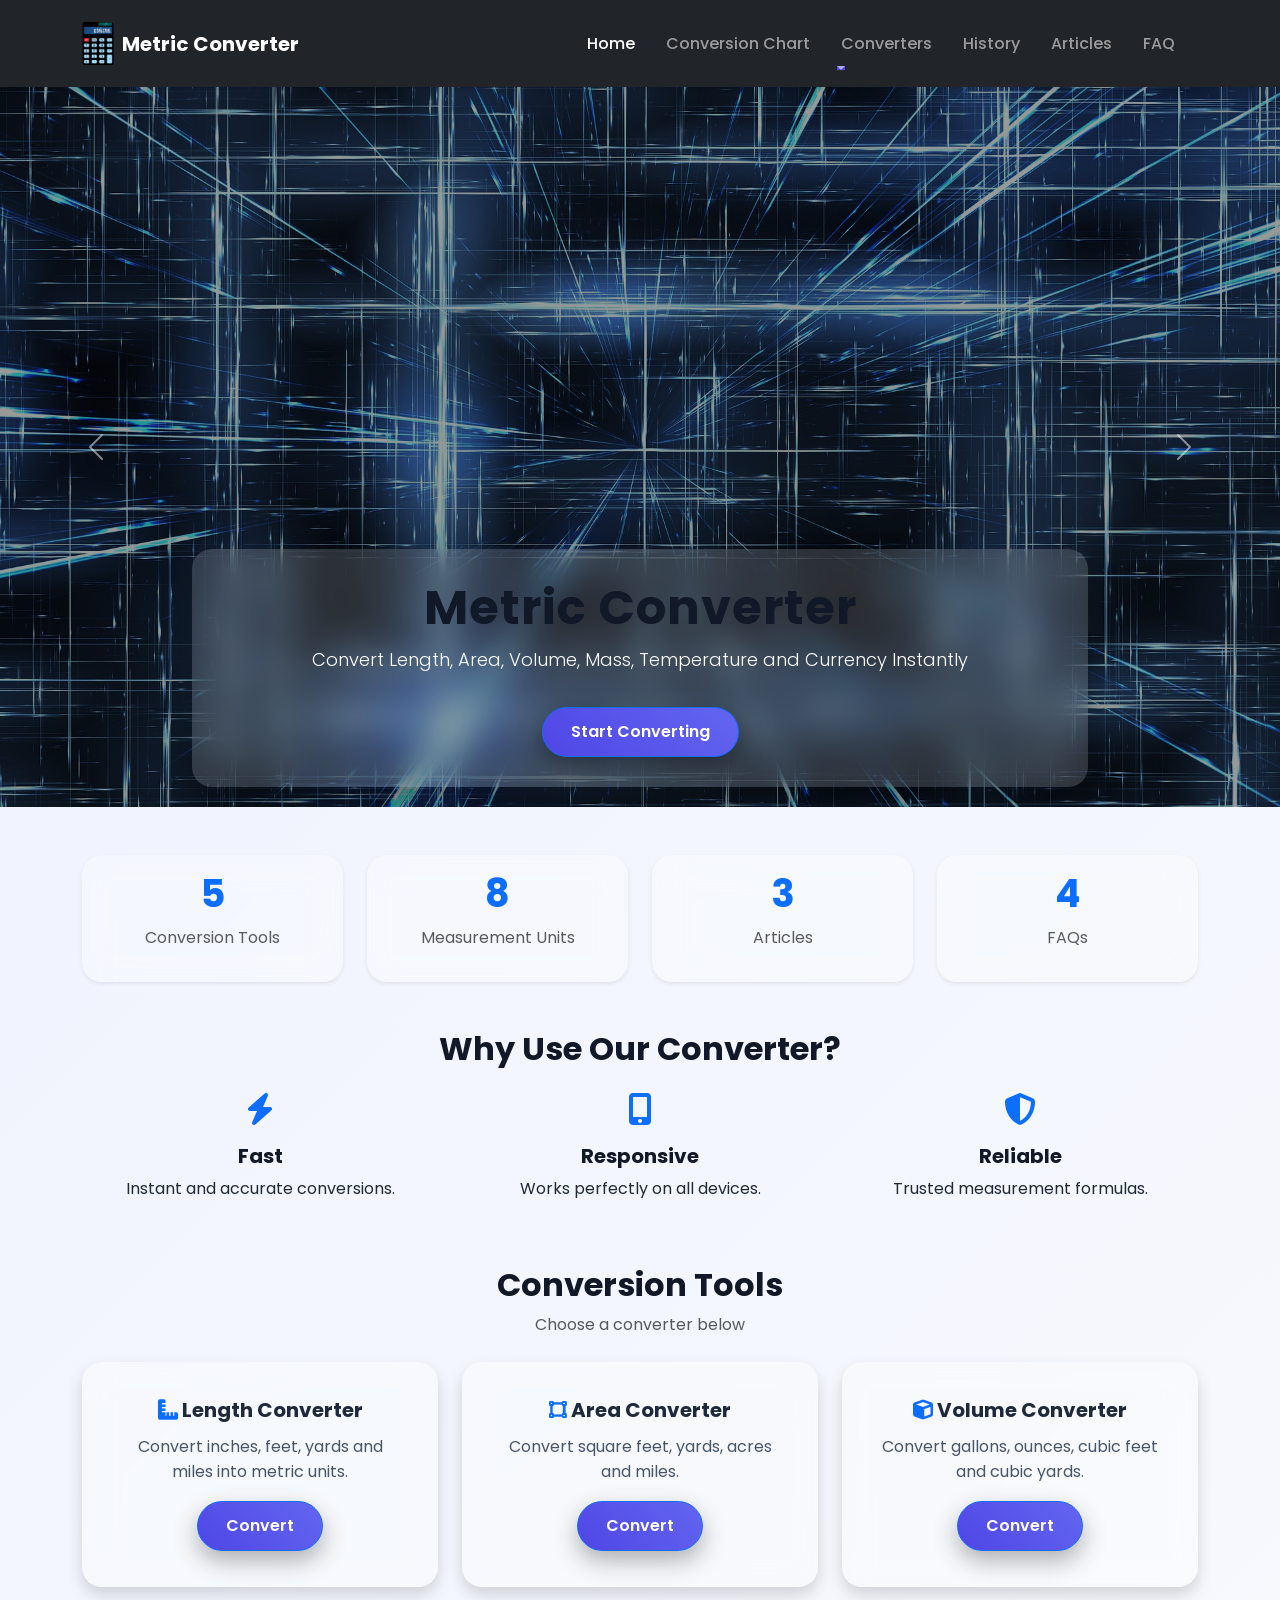
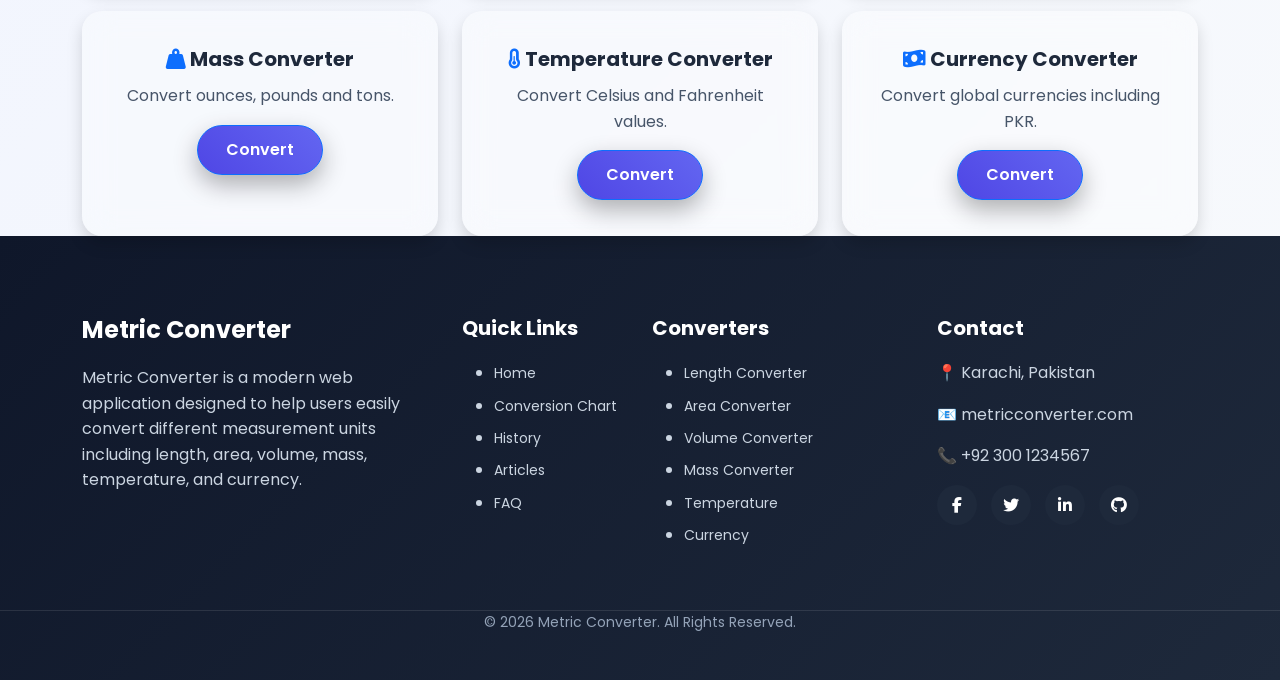
<file: index.html>
<!DOCTYPE html>
  <html lang="en">
  <head>

  <meta charset="UTF-8">
  <meta name="viewport" content="width=device-width, initial-scale=1.0">

  <title>Metric Converter</title>
  <link rel="icon" type="image/png" href="image/logo.png">
  <link rel="stylesheet" href="https://cdn.jsdelivr.net/npm/bootstrap@5.3.2/dist/css/bootstrap.min.css">
  <link rel="stylesheet" href="css/style.css">
  <link href="https://fonts.googleapis.com/css2?family=Poppins:wght@300;400;500;600;700&display=swap" rel="stylesheet">
  <link rel="stylesheet" href="https://cdnjs.cloudflare.com/ajax/libs/font-awesome/6.5.0/css/all.min.css">

  </head>

  <body>


  <!-- NAVBAR -->
  <nav class="navbar navbar-expand-lg navbar-dark bg-dark shadow-sm sticky-top">
    <div class="container">

      <!-- Brand Logo + Name -->
      <a class="navbar-brand d-flex align-items-center fw-bold logo-hover" href="index.html">
        <img src="image/logo.png" alt="Logo" class="me-2" style="height:45px; width:auto;">
        Metric Converter
      </a>

      <!-- Toggler for Mobile -->
      <button class="navbar-toggler" type="button" data-bs-toggle="collapse" data-bs-target="#menu">
        <span class="navbar-toggler-icon"></span>
      </button>

      <!-- Navbar Links -->
      <div class="collapse navbar-collapse" id="menu">
        <ul class="navbar-nav ms-auto align-items-lg-center">

          <li class="nav-item">
            <a class="nav-link active link-hover" href="index.html">Home</a>
          </li>

          <li class="nav-item">
            <a class="nav-link link-hover" href="chart.html">Conversion Chart</a>
          </li>

          <!-- Converters Dropdown -->
          <li class="nav-item dropdown">
            <a class="nav-link dropdown-toggle link-hover" href="#" id="converterDropdown" role="button" data-bs-toggle="dropdown">
              Converters
            </a>
            <ul class="dropdown-menu dropdown-menu-dark dropdown-hover" aria-labelledby="converterDropdown">
              <li><a class="dropdown-item" href="length.html">Length</a></li>
              <li><a class="dropdown-item" href="area.html">Area</a></li>
              <li><a class="dropdown-item" href="volume.html">Volume</a></li>
              <li><a class="dropdown-item" href="mass.html">Mass</a></li>
              <li><a class="dropdown-item" href="temperature.html">Temperature</a></li>
              <li><a class="dropdown-item" href="currency.html">Currency</a></li>
            </ul>
          </li>

          <li class="nav-item"><a class="nav-link link-hover" href="history.html">History</a></li>
          <li class="nav-item"><a class="nav-link link-hover" href="articles.html">Articles</a></li>
          <li class="nav-item"><a class="nav-link link-hover" href="faq.html">FAQ</a></li>

        </ul>
      </div>

    </div>
  </nav>


  <!-- HERO SLIDER -->

  <div id="heroCarousel" class="carousel slide carousel-fade" data-bs-ride="carousel">

  <div class="carousel-inner">

  <div class="carousel-item active" data-bs-interval="4000">

  <img src="image/bg.jpg" class="d-block w-100" style="height:80vh;object-fit:cover;">

  <div class="carousel-caption">

  <h1 class="fw-bold">Metric Converter</h1>

  <p class="lead">
  Convert Length, Area, Volume, Mass, Temperature and Currency Instantly
  </p>

  <a href="length.html" class="btn btn-primary mt-3">
  Start Converting
  </a>

  </div>

  </div>


  <div class="carousel-item" data-bs-interval="4000">

  <img src="image/bg2.jpg" class="d-block w-100" style="height:80vh;object-fit:cover;">

  <div class="carousel-caption">

  <h1 class="fw-bold">Fast & Accurate Conversion</h1>

  <p class="lead">
  Scientific metric conversions made simple and easy
  </p>

  </div>

  </div>


  <div class="carousel-item" data-bs-interval="4000">

  <img src="image/bg3.jpg" class="d-block w-100" style="height:80vh;object-fit:cover;">

  <div class="carousel-caption">

  <h1 class="fw-bold">Modern Web Application</h1>

  <p class="lead">
  Built using Bootstrap, JavaScript and jQuery
  </p>

  </div>

  </div>

  </div>


  <button class="carousel-control-prev" type="button" data-bs-target="#heroCarousel" data-bs-slide="prev">
  <span class="carousel-control-prev-icon"></span>
  </button>

  <button class="carousel-control-next" type="button" data-bs-target="#heroCarousel" data-bs-slide="next">
  <span class="carousel-control-next-icon"></span>
  </button>

  </div>



  <!-- STATS -->

  <section class="container text-center mt-5">

  <div class="row g-4">

  <div class="col-md-3">

  <div class="card shadow-sm border-0 p-3">

  <h1 class="counter text-primary" data-target="6">0</h1>

  <p class="text-muted">Conversion Tools</p>

  </div>

  </div>


  <div class="col-md-3">

  <div class="card shadow-sm border-0 p-3">

  <h1 class="counter text-primary" data-target="10">0</h1>

  <p class="text-muted">Measurement Units</p>

  </div>

  </div>


  <div class="col-md-3">

  <div class="card shadow-sm border-0 p-3">

  <h1 class="counter text-primary" data-target="4">0</h1>

  <p class="text-muted">Articles</p>

  </div>

  </div>


  <div class="col-md-3">

  <div class="card shadow-sm border-0 p-3">

  <h1 class="counter text-primary" data-target="5">0</h1>

  <p class="text-muted">FAQs</p>

  </div>

  </div>

  </div>

  </section>




  <section class="container text-center mt-5">

  <h2 class="fw-bold">Why Use Our Converter?</h2>

  <div class="row mt-4">

  <div class="col-md-4">

  <i class="fa-solid fa-bolt fa-2x text-primary"></i>

  <h5 class="mt-3">Fast</h5>

  <p>Instant and accurate conversions.</p>

  </div>


  <div class="col-md-4">

  <i class="fa-solid fa-mobile-screen-button fa-2x text-primary"></i>

  <h5 class="mt-3">Responsive</h5>

  <p>Works perfectly on all devices.</p>

  </div>


  <div class="col-md-4">

  <i class="fa-solid fa-shield-halved fa-2x text-primary"></i>

  <h5 class="mt-3">Reliable</h5>

  <p>Trusted measurement formulas.</p>

  </div>

  </div>

  </section>



  <!-- CONVERTERS -->

  <section class="container mt-5">

  <div class="text-center mb-4">

  <h2 class="fw-bold">Conversion Tools</h2>

  <p class="text-muted">Choose a converter below</p>

  </div>


  <div class="row g-4">


  <div class="col-md-4">

  <div class="card shadow h-100">

  <div class="card-body text-center">

  <h4>
  <i class="fa-solid fa-ruler-combined text-primary"></i>
  Length Converter
  </h4>

  <p>Convert inches, feet, yards and miles into metric units.</p>

  <a href="length.html" class="btn btn-primary">Convert</a>

  </div>

  </div>

  </div>


  <div class="col-md-4">

  <div class="card shadow h-100">

  <div class="card-body text-center">

  <h4>
  <i class="fa-solid fa-vector-square text-primary"></i>
  Area Converter
  </h4>

  <p>Convert square feet, yards, acres and miles.</p>

  <a href="area.html" class="btn btn-primary">Convert</a>

  </div>

  </div>

  </div>


  <div class="col-md-4">

  <div class="card shadow h-100">

  <div class="card-body text-center">

  <h4>
  <i class="fa-solid fa-cube text-primary"></i>
  Volume Converter
  </h4>

  <p>Convert gallons, ounces, cubic feet and cubic yards.</p>

  <a href="volume.html" class="btn btn-primary">Convert</a>

  </div>

  </div>

  </div>


  <div class="col-md-4">

  <div class="card shadow h-100">

  <div class="card-body text-center">

  <h4>
  <i class="fa-solid fa-weight-hanging text-primary"></i>
  Mass Converter
  </h4>

  <p>Convert ounces, pounds and tons.</p>

  <a href="mass.html" class="btn btn-primary">Convert</a>

  </div>

  </div>

  </div>


  <div class="col-md-4">

  <div class="card shadow h-100">

  <div class="card-body text-center">

  <h4>
  <i class="fa-solid fa-temperature-half text-primary"></i>
  Temperature Converter
  </h4>

  <p>Convert Celsius and Fahrenheit values.</p>

  <a href="temperature.html" class="btn btn-primary">Convert</a>

  </div>

  </div>

  </div>


  <div class="col-md-4">

  <div class="card shadow h-100">

  <div class="card-body text-center">

  <h4>
  <i class="fa-solid fa-money-bill-wave text-primary"></i>
  Currency Converter
  </h4>

  <p>Convert global currencies including PKR.</p>

  <a href="currency.html" class="btn btn-primary">Convert</a>

  </div>

  </div>

  </div>

  </div>

  </section>



  <!-- FOOTER -->

  <footer class="footer">

  <div class="container">

  <div class="row">

  <div class="col-md-4">

  <h4 class="footer-title">Metric Converter</h4>

  <p class="footer-text">
  Metric Converter is a modern web application designed to help users easily convert
  different measurement units including length, area, volume, mass, temperature,
  and currency.
  </p>

  </div>

  <div class="col-md-2">

  <h5 class="footer-title">Quick Links</h5>

  <ul class="footer-links">
  <li><a href="index.html">Home</a></li>
  <li><a href="chart.html">Conversion Chart</a></li>
  <li><a href="history.html">History</a></li>
  <li><a href="articles.html">Articles</a></li>
  <li><a href="faq.html">FAQ</a></li>
  </ul>

  </div>

  <div class="col-md-3">

  <h5 class="footer-title">Converters</h5>

  <ul class="footer-links">
  <li><a href="length.html">Length Converter</a></li>
  <li><a href="area.html">Area Converter</a></li>
  <li><a href="volume.html">Volume Converter</a></li>
  <li><a href="mass.html">Mass Converter</a></li>
  <li><a href="temperature.html">Temperature</a></li>
  <li><a href="currency.html">Currency</a></li>
  </ul>

  </div>

  <div class="col-md-3">

  <h5 class="footer-title">Contact</h5>

  <p class="footer-contact">
  📍 Karachi, Pakistan
  </p>

  <p class="footer-contact">
  📧 metricconverter.com
  </p>

  <p class="footer-contact">
  📞 +92 300 1234567
  </p>

  <div class="footer-social">

  <a href="#"><i class="fab fa-facebook-f"></i></a>
  <a href="#"><i class="fab fa-twitter"></i></a>
  <a href="#"><i class="fab fa-linkedin-in"></i></a>
  <a href="#"><i class="fab fa-github"></i></a>

  </div>

  </div>

  </div>

  </div>

  <div class="footer-bottom">

  <p>
  © 2026 Metric Converter. All Rights Reserved.
  </p>

  </div>

  </footer>



  <script src="https://code.jquery.com/jquery-3.7.1.min.js"></script>
  <script src="https://cdn.jsdelivr.net/npm/bootstrap@5.3.2/dist/js/bootstrap.bundle.min.js"></script>
  <script src="javascript/script.js"></script>

  </body>
  </html>
</file>
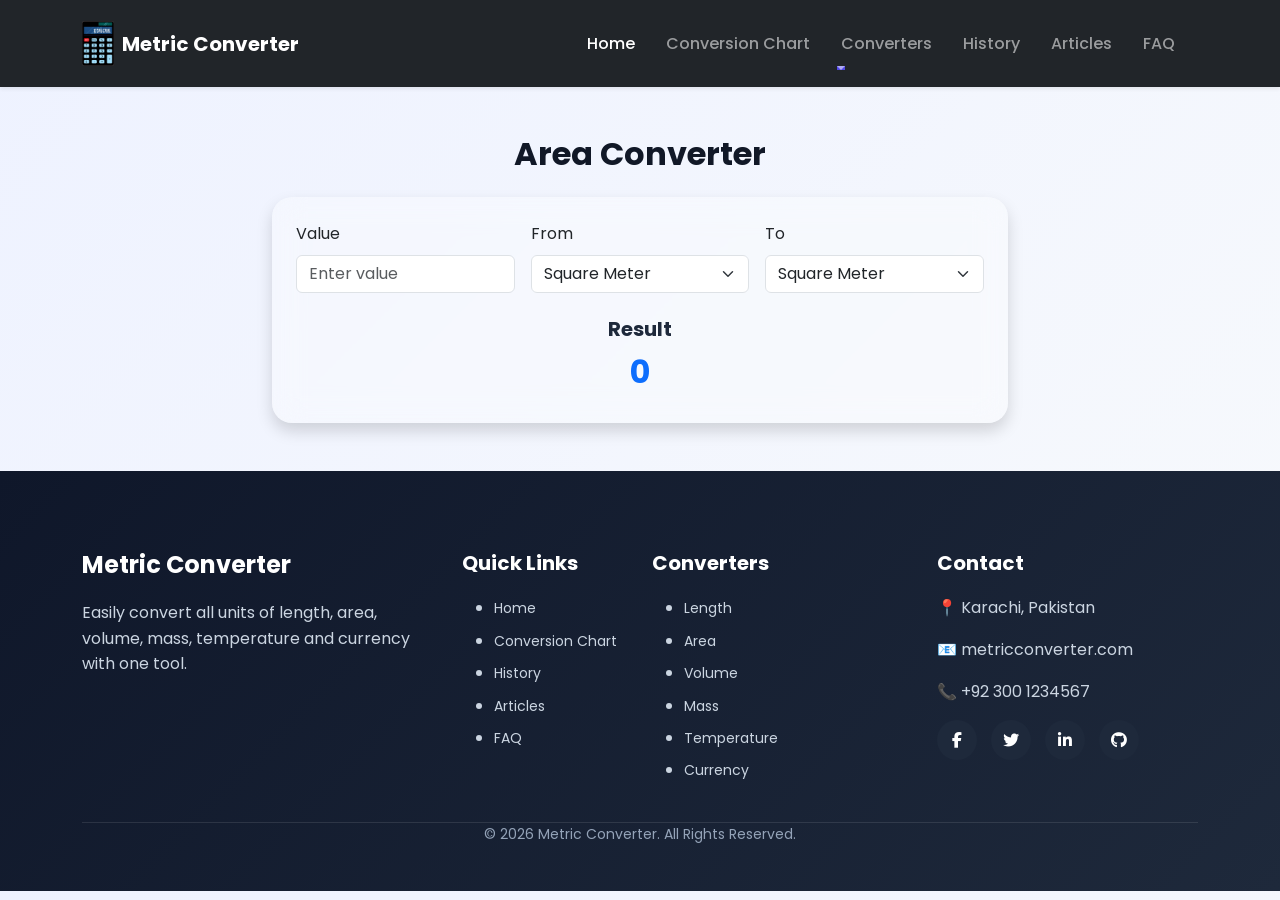
<file: area.html>
<!DOCTYPE html>
<html lang="en">
<head>
<meta charset="UTF-8">
<meta name="viewport" content="width=device-width, initial-scale=1.0">
<title>Area Converter</title>
<link rel="icon" href="image/logo.png" type="image/png">
<link rel="stylesheet" href="https://cdn.jsdelivr.net/npm/bootstrap@5.3.2/dist/css/bootstrap.min.css">
<link rel="stylesheet" href="css/style.css">
<link href="https://fonts.googleapis.com/css2?family=Poppins:wght@300;400;500;600;700&display=swap" rel="stylesheet">
<link rel="stylesheet" href="https://cdnjs.cloudflare.com/ajax/libs/font-awesome/6.5.0/css/all.min.css">
</head>
<body>

<!-- Navbar -->
<nav class="navbar navbar-expand-lg navbar-dark bg-dark shadow-sm sticky-top">
  <div class="container">

    <!-- Brand Logo + Name -->
    <a class="navbar-brand d-flex align-items-center fw-bold logo-hover" href="index.html">
      <img src="image/logo.png" alt="Logo" class="me-2" style="height:45px; width:auto;">
      Metric Converter
    </a>

    <!-- Toggler for Mobile -->
    <button class="navbar-toggler" type="button" data-bs-toggle="collapse" data-bs-target="#menu">
      <span class="navbar-toggler-icon"></span>
    </button>

    <!-- Navbar Links -->
    <div class="collapse navbar-collapse" id="menu">
      <ul class="navbar-nav ms-auto align-items-lg-center">

        <li class="nav-item">
          <a class="nav-link active link-hover" href="index.html">Home</a>
        </li>

        <li class="nav-item">
          <a class="nav-link link-hover" href="chart.html">Conversion Chart</a>
        </li>

        <!-- Converters Dropdown -->
        <li class="nav-item dropdown">
          <a class="nav-link dropdown-toggle link-hover" href="#" id="converterDropdown" role="button" data-bs-toggle="dropdown">
            Converters
          </a>
          <ul class="dropdown-menu dropdown-menu-dark dropdown-hover" aria-labelledby="converterDropdown">
            <li><a class="dropdown-item" href="length.html">Length</a></li>
            <li><a class="dropdown-item" href="area.html">Area</a></li>
            <li><a class="dropdown-item" href="volume.html">Volume</a></li>
            <li><a class="dropdown-item" href="mass.html">Mass</a></li>
            <li><a class="dropdown-item" href="temperature.html">Temperature</a></li>
            <li><a class="dropdown-item" href="currency.html">Currency</a></li>
          </ul>
        </li>

        <li class="nav-item"><a class="nav-link link-hover" href="history.html">History</a></li>
        <li class="nav-item"><a class="nav-link link-hover" href="articles.html">Articles</a></li>
        <li class="nav-item"><a class="nav-link link-hover" href="faq.html">FAQ</a></li>

      </ul>
    </div>

  </div>
</nav>

<!-- Area Converter Section -->
<div class="container mt-5">
  <h2 class="text-center fw-bold mb-4">Area Converter</h2>

  <div class="row justify-content-center">
    <div class="col-md-8">
      <div class="card p-4 shadow">

        <div class="row g-3">

          <!-- Input -->
          <div class="col-md-4">
            <label class="form-label">Value</label>
            <input type="number" id="areaValue" class="form-control" placeholder="Enter value">
          </div>

          <!-- From -->
          <div class="col-md-4">
            <label class="form-label">From</label>
            <select id="areaFrom" class="form-select">
              <option value="sq_m">Square Meter</option>
              <option value="sq_km">Square Kilometer</option>
              <option value="sq_cm">Square Centimeter</option>
              <option value="sq_ft">Square Foot</option>
              <option value="sq_yd">Square Yard</option>
              <option value="acres">Acres</option>
              <option value="hectares">Hectares</option>
            </select>
          </div>

          <!-- To -->
          <div class="col-md-4">
            <label class="form-label">To</label>
            <select id="areaTo" class="form-select">
              <option value="sq_m">Square Meter</option>
              <option value="sq_km">Square Kilometer</option>
              <option value="sq_cm">Square Centimeter</option>
              <option value="sq_ft">Square Foot</option>
              <option value="sq_yd">Square Yard</option>
              <option value="acres">Acres</option>
              <option value="hectares">Hectares</option>
            </select>
          </div>

        </div>

        <!-- Result -->
        <div class="text-center mt-4">
          <h4>Result</h4>
          <h2 id="areaResult" class="text-primary fw-bold">0</h2>
        </div>

      </div>
    </div>
  </div>
</div>

<!-- Footer -->
<footer class="footer mt-5">
<div class="container">
<div class="row">
<div class="col-md-4">
<h4 class="footer-title">Metric Converter</h4>
<p class="footer-text">Easily convert all units of length, area, volume, mass, temperature and currency with one tool.</p>
</div>
<div class="col-md-2">
<h5 class="footer-title">Quick Links</h5>
<ul class="footer-links">
<li><a href="index.html">Home</a></li>
<li><a href="chart.html">Conversion Chart</a></li>
<li><a href="history.html">History</a></li>
<li><a href="articles.html">Articles</a></li>
<li><a href="faq.html">FAQ</a></li>
</ul>
</div>
<div class="col-md-3">
<h5 class="footer-title">Converters</h5>
<ul class="footer-links">
<li><a href="length.html">Length</a></li>
<li><a href="area.html">Area</a></li>
<li><a href="volume.html">Volume</a></li>
<li><a href="mass.html">Mass</a></li>
<li><a href="temperature.html">Temperature</a></li>
<li><a href="currency.html">Currency</a></li>
</ul>
</div>
<div class="col-md-3">
<h5 class="footer-title">Contact</h5>
<p>📍 Karachi, Pakistan</p>
<p>📧 metricconverter.com</p>
<p>📞 +92 300 1234567</p>
<div class="footer-social">
<a href="#"><i class="fab fa-facebook-f"></i></a>
<a href="#"><i class="fab fa-twitter"></i></a>
<a href="#"><i class="fab fa-linkedin-in"></i></a>
<a href="#"><i class="fab fa-github"></i></a>
</div>
</div>
</div>
<div class="footer-bottom text-center mt-3">
<p>© 2026 Metric Converter. All Rights Reserved.</p>
</div>
</div>
</footer>

<script src="https://code.jquery.com/jquery-3.7.1.min.js"></script>
<script src="https://cdn.jsdelivr.net/npm/bootstrap@5.3.2/dist/js/bootstrap.bundle.min.js"></script>
<script src="javascript/script.js"></script>

</body>
</html>
</file>
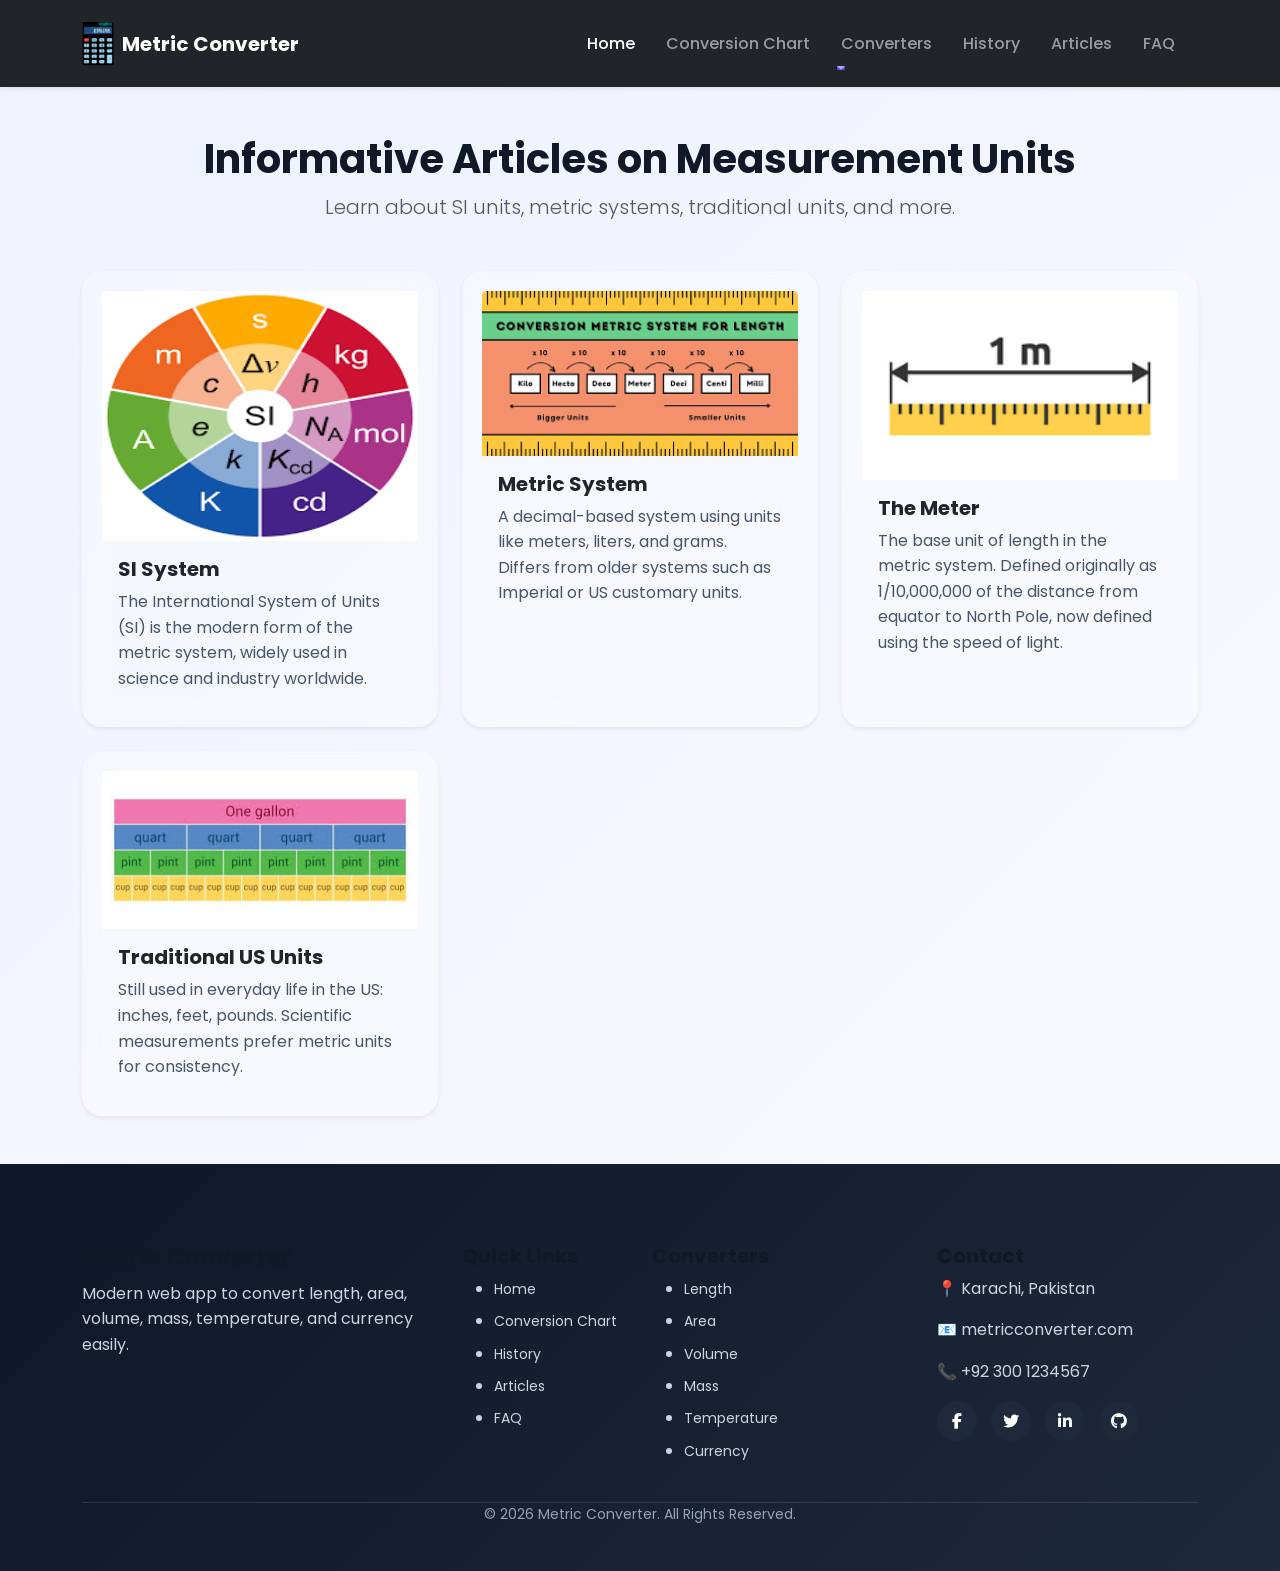
<file: articles.html>
<!DOCTYPE html>
<html lang="en">
<head>
<meta charset="UTF-8">
<meta name="viewport" content="width=device-width, initial-scale=1.0">
<title>Articles</title>
<link rel="icon" type="image/png" href="image/logo.png">
<link rel="stylesheet" href="https://cdn.jsdelivr.net/npm/bootstrap@5.3.2/dist/css/bootstrap.min.css">
<link rel="stylesheet" href="css/style.css">
<link href="https://fonts.googleapis.com/css2?family=Poppins:wght@300;400;500;600;700&display=swap" rel="stylesheet">
<link rel="stylesheet" href="https://cdnjs.cloudflare.com/ajax/libs/font-awesome/6.5.0/css/all.min.css">
</head>
<body>

<!-- Navbar -->
<nav class="navbar navbar-expand-lg navbar-dark bg-dark shadow-sm sticky-top">
  <div class="container">

    <!-- Brand Logo + Name -->
    <a class="navbar-brand d-flex align-items-center fw-bold logo-hover" href="index.html">
      <img src="image/logo.png" alt="Logo" class="me-2" style="height:45px; width:auto;">
      Metric Converter
    </a>

    <!-- Toggler for Mobile -->
    <button class="navbar-toggler" type="button" data-bs-toggle="collapse" data-bs-target="#menu">
      <span class="navbar-toggler-icon"></span>
    </button>

    <!-- Navbar Links -->
    <div class="collapse navbar-collapse" id="menu">
      <ul class="navbar-nav ms-auto align-items-lg-center">

        <li class="nav-item">
          <a class="nav-link active link-hover" href="index.html">Home</a>
        </li>

        <li class="nav-item">
          <a class="nav-link link-hover" href="chart.html">Conversion Chart</a>
        </li>

        <!-- Converters Dropdown -->
        <li class="nav-item dropdown">
          <a class="nav-link dropdown-toggle link-hover" href="#" id="converterDropdown" role="button" data-bs-toggle="dropdown">
            Converters
          </a>
          <ul class="dropdown-menu dropdown-menu-dark dropdown-hover" aria-labelledby="converterDropdown">
            <li><a class="dropdown-item" href="length.html">Length</a></li>
            <li><a class="dropdown-item" href="area.html">Area</a></li>
            <li><a class="dropdown-item" href="volume.html">Volume</a></li>
            <li><a class="dropdown-item" href="mass.html">Mass</a></li>
            <li><a class="dropdown-item" href="temperature.html">Temperature</a></li>
            <li><a class="dropdown-item" href="currency.html">Currency</a></li>
          </ul>
        </li>

        <li class="nav-item"><a class="nav-link link-hover" href="history.html">History</a></li>
        <li class="nav-item"><a class="nav-link link-hover" href="articles.html">Articles</a></li>
        <li class="nav-item"><a class="nav-link link-hover" href="faq.html">FAQ</a></li>

      </ul>
    </div>

  </div>
</nav>

<!-- Page Header -->
<section class="container text-center mt-5">
<h1 class="fw-bold">Informative Articles on Measurement Units</h1>
<p class="lead text-muted">Learn about SI units, metric systems, traditional units, and more.</p>
</section>

<!-- Articles Section -->
<section class="container mt-5">
<div class="row g-4">

<div class="col-md-4">
<div class="card shadow-sm h-100">
<img src="image/si.png" class="card-img-top" alt="SI System" width="150px" height="250px">
<div class="card-body">
<h5 class="card-title">SI System</h5>
<p class="card-text">The International System of Units (SI) is the modern form of the metric system, widely used in science and industry worldwide.</p>
</div>
</div>
</div>

<div class="col-md-4">
<div class="card shadow-sm h-100">
<img src="image/metric.png" class="card-img-top" alt="Metric System">
<div class="card-body">
<h5 class="card-title">Metric System</h5>
<p class="card-text">A decimal-based system using units like meters, liters, and grams. Differs from older systems such as Imperial or US customary units.</p>
</div>
</div>
</div>

<div class="col-md-4">
<div class="card shadow-sm h-100">
<img src="image/meter.png" class="card-img-top" alt="Meter">
<div class="card-body">
<h5 class="card-title">The Meter</h5>
<p class="card-text">The base unit of length in the metric system. Defined originally as 1/10,000,000 of the distance from equator to North Pole, now defined using the speed of light.</p>
</div>
</div>
</div>

<div class="col-md-4 mt-4">
<div class="card shadow-sm h-100">
<img src="image/us unit.jpg" class="card-img-top" alt="US Units">
<div class="card-body">
<h5 class="card-title">Traditional US Units</h5>
<p class="card-text">Still used in everyday life in the US: inches, feet, pounds. Scientific measurements prefer metric units for consistency.</p>
</div>
</div>
</div>


</div>
</section>


<!-- Footer -->
<footer class="footer mt-5">
<div class="container">
<div class="row">
<div class="col-md-4">
<h4>Metric Converter</h4>
<p>Modern web app to convert length, area, volume, mass, temperature, and currency easily.</p>
</div>
<div class="col-md-2">
<h5>Quick Links</h5>
<ul class="footer-links">
<li><a href="index.html">Home</a></li>
<li><a href="chart.html">Conversion Chart</a></li>
<li><a href="history.html">History</a></li>
<li><a href="articles.html">Articles</a></li>
<li><a href="faq.html">FAQ</a></li>
</ul>
</div>
<div class="col-md-3">
<h5>Converters</h5>
<ul class="footer-links">
<li><a href="length.html">Length</a></li>
<li><a href="area.html">Area</a></li>
<li><a href="volume.html">Volume</a></li>
<li><a href="mass.html">Mass</a></li>
<li><a href="temperature.html">Temperature</a></li>
<li><a href="currency.html">Currency</a></li>
</ul>
</div>
<div class="col-md-3">
<h5>Contact</h5>
<p>📍 Karachi, Pakistan</p>
<p>📧 metricconverter.com</p>
<p>📞 +92 300 1234567</p>
<div class="footer-social">
<a href="#"><i class="fab fa-facebook-f"></i></a>
<a href="#"><i class="fab fa-twitter"></i></a>
<a href="#"><i class="fab fa-linkedin-in"></i></a>
<a href="#"><i class="fab fa-github"></i></a>
</div>
</div>
</div>
<div class="footer-bottom text-center mt-3">
<p>© 2026 Metric Converter. All Rights Reserved.</p>
</div>
</div>
</footer>

<script src="https://code.jquery.com/jquery-3.7.1.min.js"></script>
<script src="https://cdn.jsdelivr.net/npm/bootstrap@5.3.2/dist/js/bootstrap.bundle.min.js"></script>
<script src="javascript/script.js"></script>
</body>
</html>
</file>
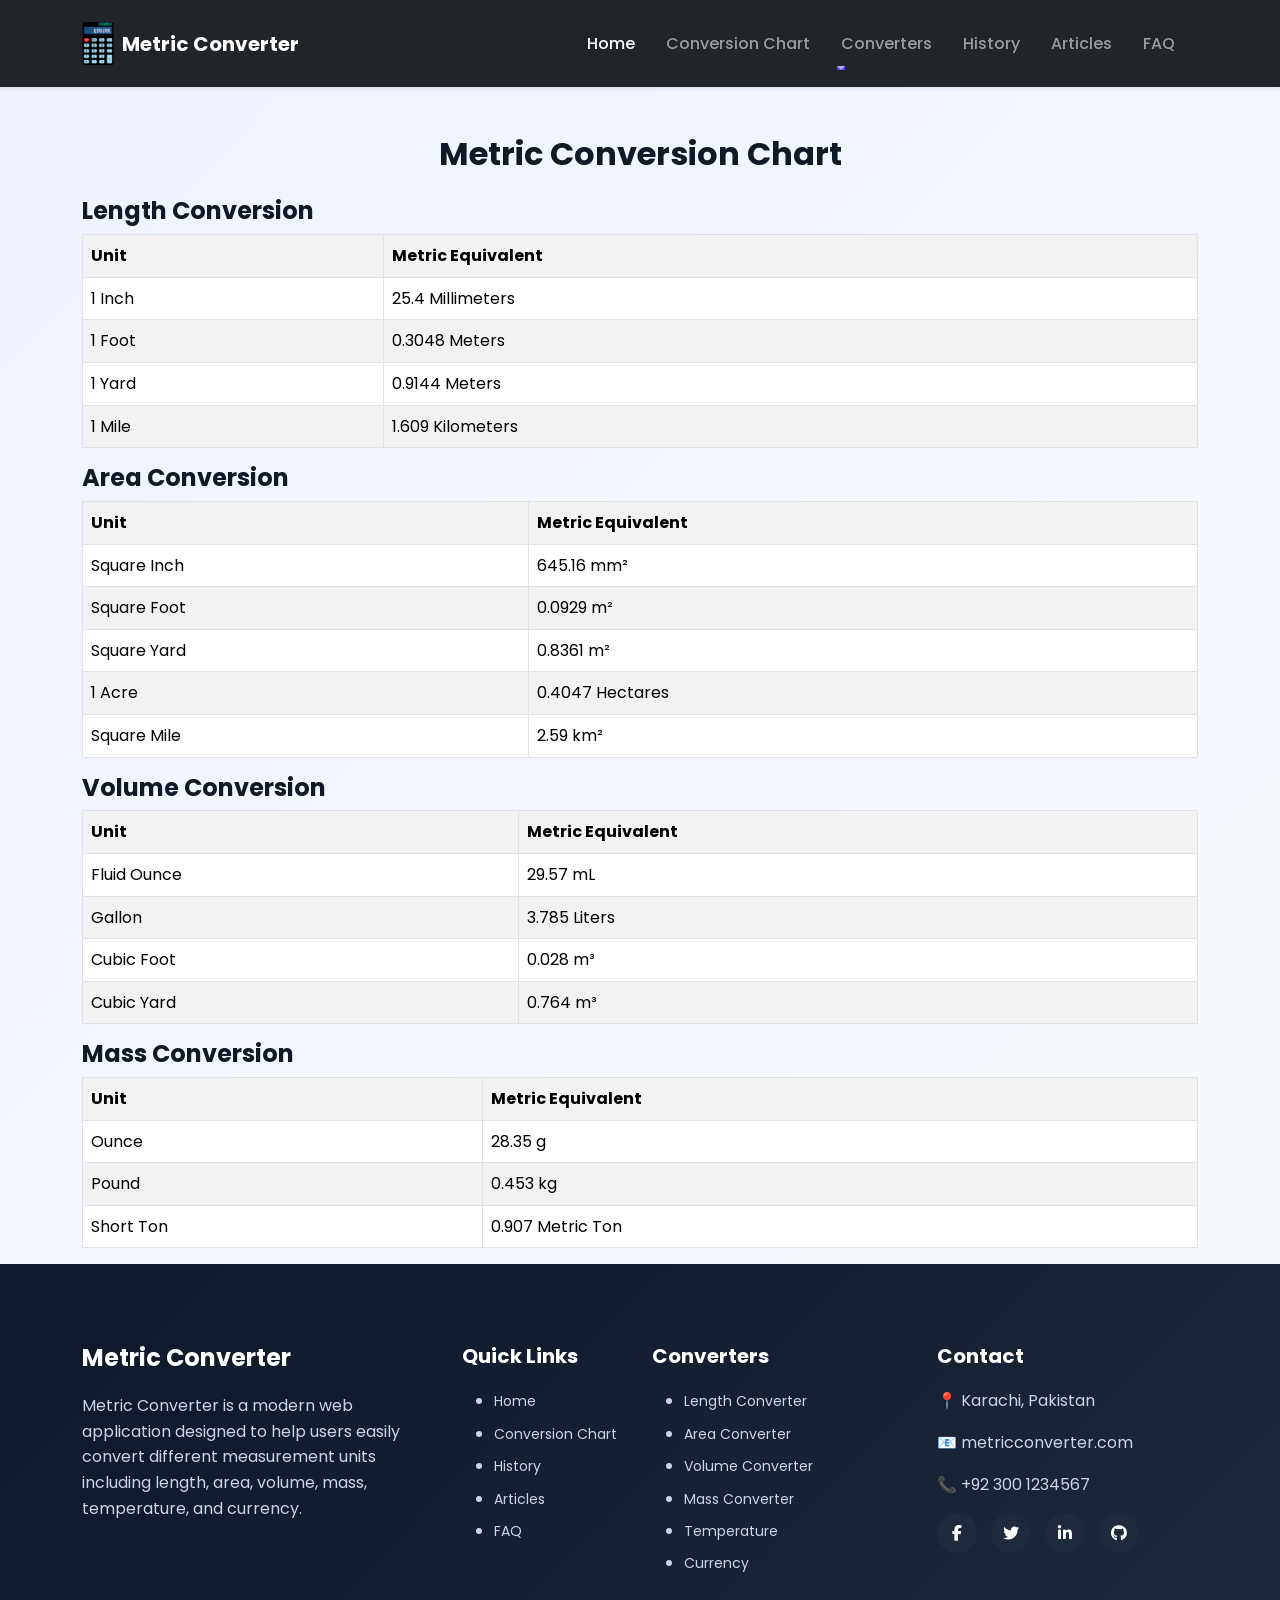
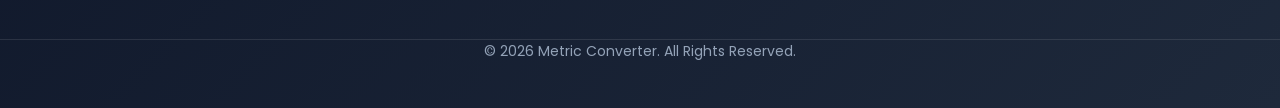
<file: chart.html>
<!DOCTYPE html>
<html lang="en">
<head>
<meta charset="UTF-8">
<meta name="viewport" content="width=device-width, initial-scale=1.0">
<title>Metric Conversion Chart</title>
<link rel="icon" type="image/png" href="image/logo.png">
<link rel="stylesheet" href="https://cdn.jsdelivr.net/npm/bootstrap@5.3.2/dist/css/bootstrap.min.css">
<link rel="stylesheet" href="css/style.css">
<link href="https://fonts.googleapis.com/css2?family=Poppins:wght@300;400;500;600;700&display=swap" rel="stylesheet">
<link rel="stylesheet" href="https://cdnjs.cloudflare.com/ajax/libs/font-awesome/6.5.0/css/all.min.css">
</head>


<body>

<!-- Navbar -->
<nav class="navbar navbar-expand-lg navbar-dark bg-dark shadow-sm sticky-top">
  <div class="container">

    <!-- Brand Logo + Name -->
    <a class="navbar-brand d-flex align-items-center fw-bold logo-hover" href="index.html">
      <img src="image/logo.png" alt="Logo" class="me-2" style="height:45px; width:auto;">
      Metric Converter
    </a>

    <!-- Toggler for Mobile -->
    <button class="navbar-toggler" type="button" data-bs-toggle="collapse" data-bs-target="#menu">
      <span class="navbar-toggler-icon"></span>
    </button>

    <!-- Navbar Links -->
    <div class="collapse navbar-collapse" id="menu">
      <ul class="navbar-nav ms-auto align-items-lg-center">

        <li class="nav-item">
          <a class="nav-link active link-hover" href="index.html">Home</a>
        </li>

        <li class="nav-item">
          <a class="nav-link link-hover" href="chart.html">Conversion Chart</a>
        </li>

        <!-- Converters Dropdown -->
        <li class="nav-item dropdown">
          <a class="nav-link dropdown-toggle link-hover" href="#" id="converterDropdown" role="button" data-bs-toggle="dropdown">
            Converters
          </a>
          <ul class="dropdown-menu dropdown-menu-dark dropdown-hover" aria-labelledby="converterDropdown">
            <li><a class="dropdown-item" href="length.html">Length</a></li>
            <li><a class="dropdown-item" href="area.html">Area</a></li>
            <li><a class="dropdown-item" href="volume.html">Volume</a></li>
            <li><a class="dropdown-item" href="mass.html">Mass</a></li>
            <li><a class="dropdown-item" href="temperature.html">Temperature</a></li>
            <li><a class="dropdown-item" href="currency.html">Currency</a></li>
          </ul>
        </li>

        <li class="nav-item"><a class="nav-link link-hover" href="history.html">History</a></li>
        <li class="nav-item"><a class="nav-link link-hover" href="articles.html">Articles</a></li>
        <li class="nav-item"><a class="nav-link link-hover" href="faq.html">FAQ</a></li>

      </ul>
    </div>

  </div>
</nav>

<div class="container mt-5">

<h2 class="text-center mb-4">Metric Conversion Chart</h2>

<h4>Length Conversion</h4>

<table class="table table-bordered table-striped">
<tr>
<th>Unit</th>
<th>Metric Equivalent</th>
</tr>
<tr>
<td>1 Inch</td>
<td>25.4 Millimeters</td>
</tr>
<tr>
<td>1 Foot</td>
<td>0.3048 Meters</td>
</tr>
<tr>
<td>1 Yard</td>
<td>0.9144 Meters</td>
</tr>
<tr>
<td>1 Mile</td>
<td>1.609 Kilometers</td>
</tr>
</table>


<h4>Area Conversion</h4>

<table class="table table-bordered table-striped">
<tr>
<th>Unit</th>
<th>Metric Equivalent</th>
</tr>
<tr>
<td>Square Inch</td>
<td>645.16 mm²</td>
</tr>
<tr>
<td>Square Foot</td>
<td>0.0929 m²</td>
</tr>
<tr>
<td>Square Yard</td>
<td>0.8361 m²</td>
</tr>
<tr>
<td>1 Acre</td>
<td>0.4047 Hectares</td>
</tr>
<tr>
<td>Square Mile</td>
<td>2.59 km²</td>
</tr>
</table>


<h4>Volume Conversion</h4>

<table class="table table-bordered table-striped">
<tr>
<th>Unit</th>
<th>Metric Equivalent</th>
</tr>
<tr>
<td>Fluid Ounce</td>
<td>29.57 mL</td>
</tr>
<tr>
<td>Gallon</td>
<td>3.785 Liters</td>
</tr>
<tr>
<td>Cubic Foot</td>
<td>0.028 m³</td>
</tr>
<tr>
<td>Cubic Yard</td>
<td>0.764 m³</td>
</tr>
</table>


<h4>Mass Conversion</h4>

<table class="table table-bordered table-striped">
<tr>
<th>Unit</th>
<th>Metric Equivalent</th>
</tr>
<tr>
<td>Ounce</td>
<td>28.35 g</td>
</tr>
<tr>
<td>Pound</td>
<td>0.453 kg</td>
</tr>
<tr>
<td>Short Ton</td>
<td>0.907 Metric Ton</td>
</tr>
</table>

</div>

<!-- FOOTER -->

<footer class="footer">

<div class="container">

<div class="row">

<div class="col-md-4">

<h4 class="footer-title">Metric Converter</h4>

<p class="footer-text">
Metric Converter is a modern web application designed to help users easily convert
different measurement units including length, area, volume, mass, temperature,
and currency.
</p>

</div>

<div class="col-md-2">

<h5 class="footer-title">Quick Links</h5>

<ul class="footer-links">
<li><a href="index.html">Home</a></li>
<li><a href="chart.html">Conversion Chart</a></li>
<li><a href="history.html">History</a></li>
<li><a href="articles.html">Articles</a></li>
<li><a href="faq.html">FAQ</a></li>
</ul>

</div>

<div class="col-md-3">

<h5 class="footer-title">Converters</h5>

<ul class="footer-links">
<li><a href="length.html">Length Converter</a></li>
<li><a href="area.html">Area Converter</a></li>
<li><a href="volume.html">Volume Converter</a></li>
<li><a href="mass.html">Mass Converter</a></li>
<li><a href="temperature.html">Temperature</a></li>
<li><a href="currency.html">Currency</a></li>
</ul>

</div>

<div class="col-md-3">

<h5 class="footer-title">Contact</h5>

<p class="footer-contact">
📍 Karachi, Pakistan
</p>

<p class="footer-contact">
📧 metricconverter.com
</p>

<p class="footer-contact">
📞 +92 300 1234567
</p>

<div class="footer-social">

<a href="#"><i class="fab fa-facebook-f"></i></a>
<a href="#"><i class="fab fa-twitter"></i></a>
<a href="#"><i class="fab fa-linkedin-in"></i></a>
<a href="#"><i class="fab fa-github"></i></a>

</div>

</div>

</div>

</div>

<div class="footer-bottom">

<p>
© 2026 Metric Converter. All Rights Reserved.
</p>

</div>

</footer>

<script src="https://code.jquery.com/jquery-3.7.1.min.js"></script>
<script src="https://cdn.jsdelivr.net/npm/bootstrap@5.3.2/dist/js/bootstrap.bundle.min.js"></script>
<script src="javascript/script.js"></script>


</body>
</html>
</file>
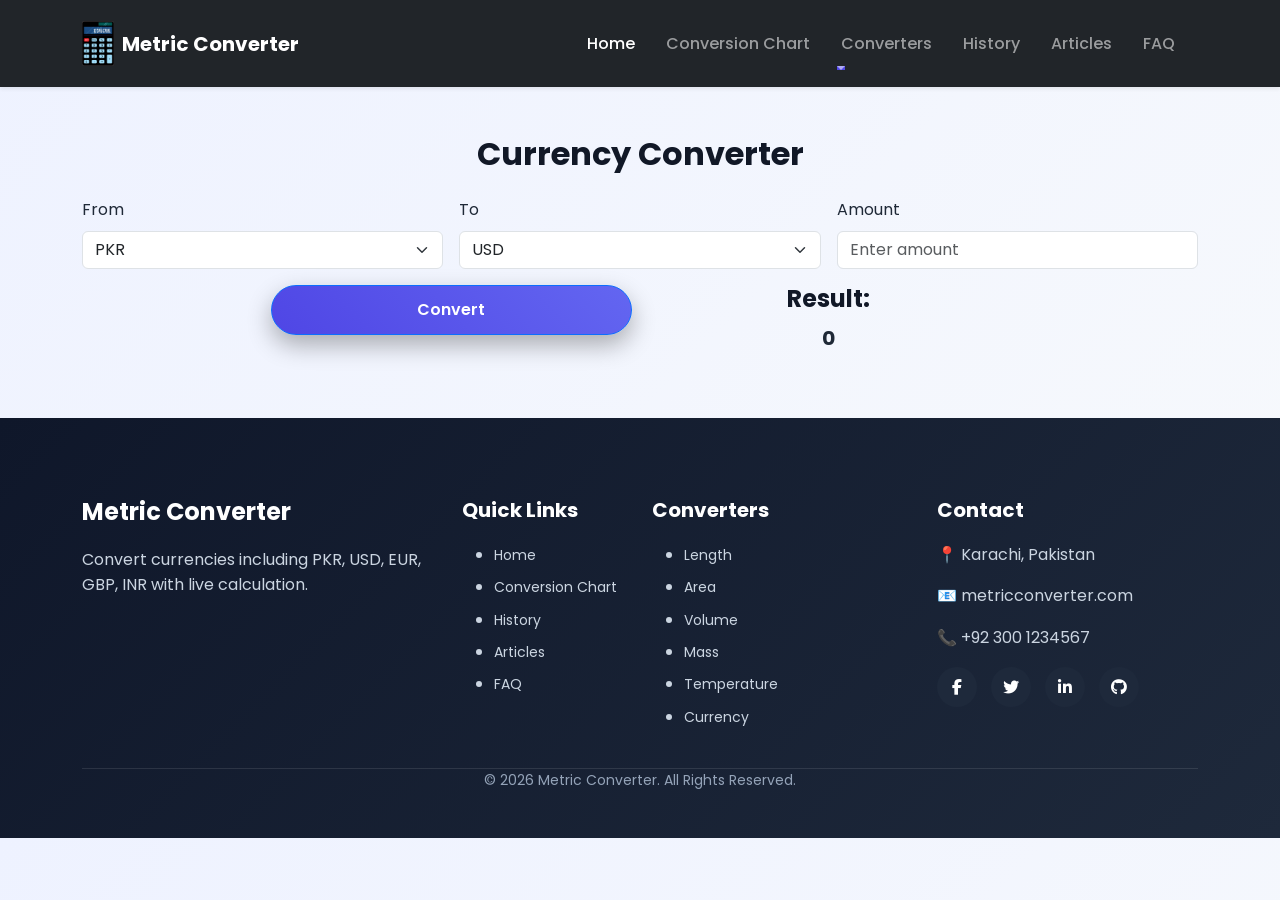
<file: currency.html>
<!DOCTYPE html>
<html lang="en">
<head>
<meta charset="UTF-8">
<meta name="viewport" content="width=device-width, initial-scale=1.0">
<title>Currency Converter</title>
<link rel="icon" href="image/logo.png" type="image/png">
<link rel="stylesheet" href="https://cdn.jsdelivr.net/npm/bootstrap@5.3.2/dist/css/bootstrap.min.css">
<link rel="stylesheet" href="css/style.css">
<link href="https://fonts.googleapis.com/css2?family=Poppins:wght@300;400;500;600;700&display=swap" rel="stylesheet">
<link rel="stylesheet" href="https://cdnjs.cloudflare.com/ajax/libs/font-awesome/6.5.0/css/all.min.css">
</head>
<body>

<!-- Navbar -->
<nav class="navbar navbar-expand-lg navbar-dark bg-dark shadow-sm sticky-top">
  <div class="container">

    <!-- Brand Logo + Name -->
    <a class="navbar-brand d-flex align-items-center fw-bold logo-hover" href="index.html">
      <img src="image/logo.png" alt="Logo" class="me-2" style="height:45px; width:auto;">
      Metric Converter
    </a>

    <!-- Toggler for Mobile -->
    <button class="navbar-toggler" type="button" data-bs-toggle="collapse" data-bs-target="#menu">
      <span class="navbar-toggler-icon"></span>
    </button>

    <!-- Navbar Links -->
    <div class="collapse navbar-collapse" id="menu">
      <ul class="navbar-nav ms-auto align-items-lg-center">

        <li class="nav-item">
          <a class="nav-link active link-hover" href="index.html">Home</a>
        </li>

        <li class="nav-item">
          <a class="nav-link link-hover" href="chart.html">Conversion Chart</a>
        </li>

        <!-- Converters Dropdown -->
        <li class="nav-item dropdown">
          <a class="nav-link dropdown-toggle link-hover" href="#" id="converterDropdown" role="button" data-bs-toggle="dropdown">
            Converters
          </a>
          <ul class="dropdown-menu dropdown-menu-dark dropdown-hover" aria-labelledby="converterDropdown">
            <li><a class="dropdown-item" href="length.html">Length</a></li>
            <li><a class="dropdown-item" href="area.html">Area</a></li>
            <li><a class="dropdown-item" href="volume.html">Volume</a></li>
            <li><a class="dropdown-item" href="mass.html">Mass</a></li>
            <li><a class="dropdown-item" href="temperature.html">Temperature</a></li>
            <li><a class="dropdown-item" href="currency.html">Currency</a></li>
          </ul>
        </li>

        <li class="nav-item"><a class="nav-link link-hover" href="history.html">History</a></li>
        <li class="nav-item"><a class="nav-link link-hover" href="articles.html">Articles</a></li>
        <li class="nav-item"><a class="nav-link link-hover" href="faq.html">FAQ</a></li>

      </ul>
    </div>

  </div>
</nav>

<!-- Currency Converter -->
<section class="container mt-5">
<h2 class="text-center fw-bold mb-4">Currency Converter</h2>
<div class="row g-3 justify-content-center">

<div class="col-md-4">
<label for="fromCurrency" class="form-label">From</label>
<select class="form-select" id="fromCurrency">
<option value="PKR" selected>PKR</option>
<option value="USD">USD</option>
<option value="EUR">EUR</option>
<option value="INR">INR</option>
<option value="GBP">GBP</option>
</select>
</div>

<div class="col-md-4">
<label for="toCurrency" class="form-label">To</label>
<select class="form-select" id="toCurrency">
<option value="PKR">PKR</option>
<option value="USD" selected>USD</option>
<option value="EUR">EUR</option>
<option value="INR">INR</option>
<option value="GBP">GBP</option>
</select>
</div>

<div class="col-md-4">
<label for="amount" class="form-label">Amount</label>
<input type="number" class="form-control" id="amount" placeholder="Enter amount">
</div>

<div class="col-md-4 mt-3">
<button class="btn btn-primary w-100" id="convertBtn">Convert</button>
</div>

<div class="col-md-4 mt-3">
<h4 class="text-center">Result:</h4>
<p class="text-center fw-bold fs-5" id="result">0</p>
</div>

</div>
</section>

<!-- Footer -->
<footer class="footer mt-5">
<div class="container">
<div class="row">
<div class="col-md-4">
<h4 class="footer-title">Metric Converter</h4>
<p class="footer-text">Convert currencies including PKR, USD, EUR, GBP, INR with live calculation.</p>
</div>
<div class="col-md-2">
<h5 class="footer-title">Quick Links</h5>
<ul class="footer-links">
<li><a href="index.html">Home</a></li>
<li><a href="chart.html">Conversion Chart</a></li>
<li><a href="history.html">History</a></li>
<li><a href="articles.html">Articles</a></li>
<li><a href="faq.html">FAQ</a></li>
</ul>
</div>
<div class="col-md-3">
<h5 class="footer-title">Converters</h5>
<ul class="footer-links">
<li><a href="length.html">Length</a></li>
<li><a href="area.html">Area</a></li>
<li><a href="volume.html">Volume</a></li>
<li><a href="mass.html">Mass</a></li>
<li><a href="temperature.html">Temperature</a></li>
<li><a href="currency.html">Currency</a></li>
</ul>
</div>
<div class="col-md-3">
<h5 class="footer-title">Contact</h5>
<p>📍 Karachi, Pakistan</p>
<p>📧 metricconverter.com</p>
<p>📞 +92 300 1234567</p>
<div class="footer-social">
<a href="#"><i class="fab fa-facebook-f"></i></a>
<a href="#"><i class="fab fa-twitter"></i></a>
<a href="#"><i class="fab fa-linkedin-in"></i></a>
<a href="#"><i class="fab fa-github"></i></a>
</div>
</div>
</div>
<div class="footer-bottom text-center mt-3">
<p>© 2026 Metric Converter. All Rights Reserved.</p>
</div>
</div>
</footer>

<script src="https://code.jquery.com/jquery-3.7.1.min.js"></script>
<script src="https://cdn.jsdelivr.net/npm/bootstrap@5.3.2/dist/js/bootstrap.bundle.min.js"></script>
<script>
let liveRates = null;

fetch('https://cdn.moneyconvert.net/api/latest.json')
  .then(response => response.json())
  .then(data => {
    liveRates = data.rates;
    console.log("Rates loaded with base:", data.base);
  })
  .catch(error => {
    console.error("Error loading live rates:", error);
  });

document.getElementById('convertBtn').addEventListener('click', () => {
  const from = document.getElementById('fromCurrency').value;
  const to = document.getElementById('toCurrency').value;
  const amount = parseFloat(document.getElementById('amount').value);

  if (!liveRates) {
    document.getElementById('result').innerText = "Loading rates...";
    return;
  }

  if (isNaN(amount) || amount <= 0) {
    document.getElementById('result').innerText = "0";
    return;
  }

  const baseRate = liveRates[from];
  const targetRate = liveRates[to];

  if (baseRate && targetRate) {
    const converted = (amount / baseRate) * targetRate;
    document.getElementById('result').innerText = converted.toFixed(2);
  } else {
    document.getElementById('result').innerText = "Rate unavailable";
  }
});
</script>

</body>
</html>
</file>
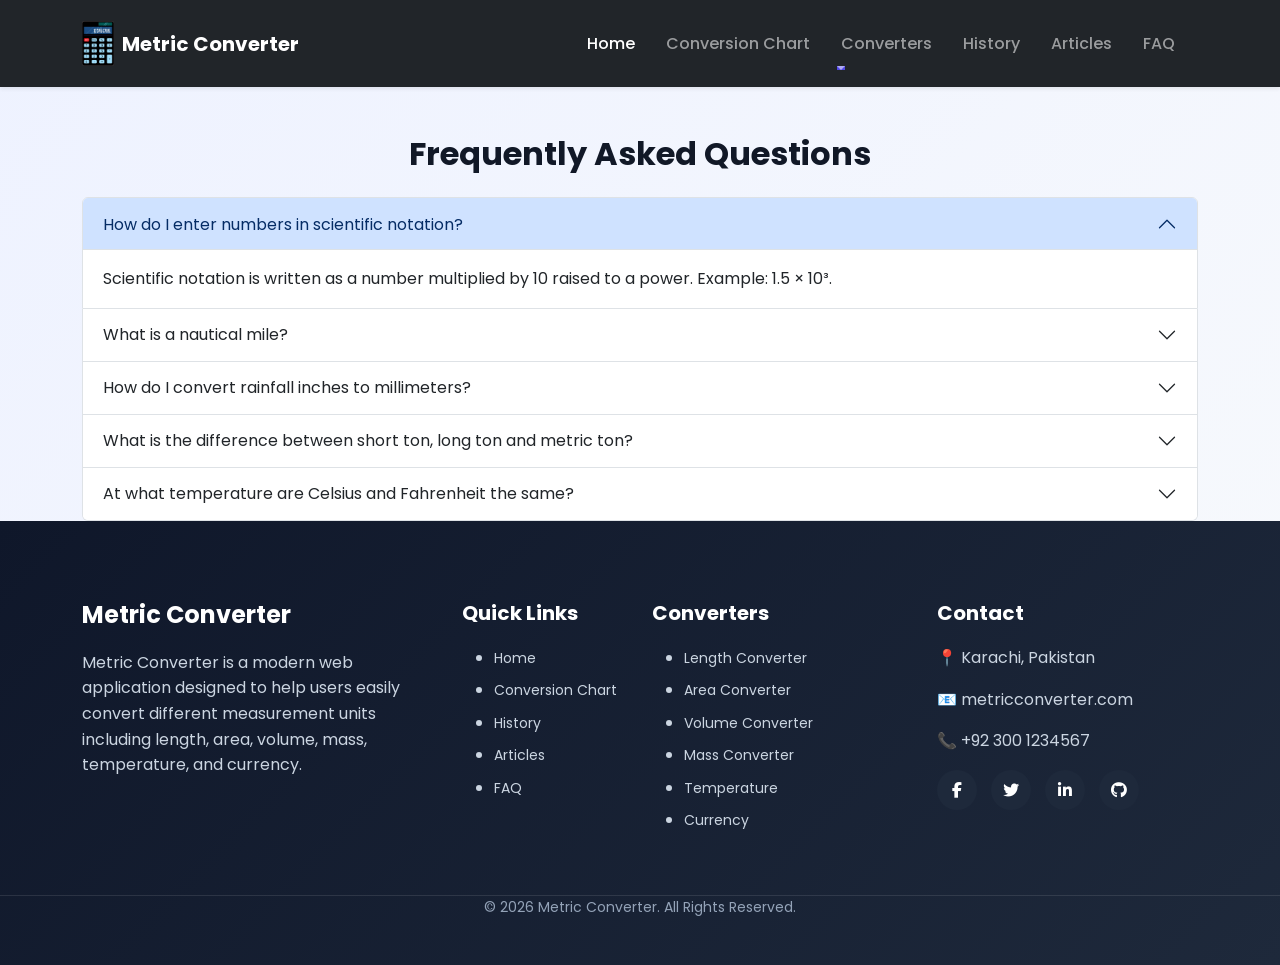
<file: faq.html>
<!DOCTYPE html>
<html lang="en">
<head>
<meta charset="UTF-8">
<meta name="viewport" content="width=device-width, initial-scale=1.0">
<title>FAQ</title>
<link rel="icon" type="image/png" href="image/logo.png">
<link rel="stylesheet" href="https://cdn.jsdelivr.net/npm/bootstrap@5.3.2/dist/css/bootstrap.min.css">
<link rel="stylesheet" href="css/style.css">
<link href="https://fonts.googleapis.com/css2?family=Poppins:wght@300;400;500;600;700&display=swap" rel="stylesheet">
<link rel="stylesheet" href="https://cdnjs.cloudflare.com/ajax/libs/font-awesome/6.5.0/css/all.min.css">
</head>

<body>

<!-- NAVBAR -->
<nav class="navbar navbar-expand-lg navbar-dark bg-dark shadow-sm sticky-top">
  <div class="container">

    <!-- Brand Logo + Name -->
    <a class="navbar-brand d-flex align-items-center fw-bold logo-hover" href="index.html">
      <img src="image/logo.png" alt="Logo" class="me-2" style="height:45px; width:auto;">
      Metric Converter
    </a>

    <!-- Toggler for Mobile -->
    <button class="navbar-toggler" type="button" data-bs-toggle="collapse" data-bs-target="#menu">
      <span class="navbar-toggler-icon"></span>
    </button>

    <!-- Navbar Links -->
    <div class="collapse navbar-collapse" id="menu">
      <ul class="navbar-nav ms-auto align-items-lg-center">

        <li class="nav-item">
          <a class="nav-link active link-hover" href="index.html">Home</a>
        </li>

        <li class="nav-item">
          <a class="nav-link link-hover" href="chart.html">Conversion Chart</a>
        </li>

        <!-- Converters Dropdown -->
        <li class="nav-item dropdown">
          <a class="nav-link dropdown-toggle link-hover" href="#" id="converterDropdown" role="button" data-bs-toggle="dropdown">
            Converters
          </a>
          <ul class="dropdown-menu dropdown-menu-dark dropdown-hover" aria-labelledby="converterDropdown">
            <li><a class="dropdown-item" href="length.html">Length</a></li>
            <li><a class="dropdown-item" href="area.html">Area</a></li>
            <li><a class="dropdown-item" href="volume.html">Volume</a></li>
            <li><a class="dropdown-item" href="mass.html">Mass</a></li>
            <li><a class="dropdown-item" href="temperature.html">Temperature</a></li>
            <li><a class="dropdown-item" href="currency.html">Currency</a></li>
          </ul>
        </li>

        <li class="nav-item"><a class="nav-link link-hover" href="history.html">History</a></li>
        <li class="nav-item"><a class="nav-link link-hover" href="articles.html">Articles</a></li>
        <li class="nav-item"><a class="nav-link link-hover" href="faq.html">FAQ</a></li>

      </ul>
    </div>

  </div>
</nav>

<div class="container mt-5">

<h2 class="text-center mb-4">Frequently Asked Questions</h2>

<div class="accordion" id="faq">

<div class="accordion-item">
<h2 class="accordion-header">
<button class="accordion-button" data-bs-toggle="collapse" data-bs-target="#q1">
How do I enter numbers in scientific notation?
</button>
</h2>
<div id="q1" class="accordion-collapse collapse show">
<div class="accordion-body">
Scientific notation is written as a number multiplied by 10 raised to a power. Example: 1.5 × 10³.
</div>
</div>
</div>

<div class="accordion-item">
<h2 class="accordion-header">
<button class="accordion-button collapsed" data-bs-toggle="collapse" data-bs-target="#q2">
What is a nautical mile?
</button>
</h2>
<div id="q2" class="accordion-collapse collapse">
<div class="accordion-body">
A nautical mile is used in marine and air navigation and equals 1.852 kilometers.
</div>
</div>
</div>

<div class="accordion-item">
<h2 class="accordion-header">
<button class="accordion-button collapsed" data-bs-toggle="collapse" data-bs-target="#q3">
How do I convert rainfall inches to millimeters?
</button>
</h2>
<div id="q3" class="accordion-collapse collapse">
<div class="accordion-body">
Multiply the number of inches by 25.4 to get the value in millimeters.
</div>
</div>
</div>

<div class="accordion-item">
<h2 class="accordion-header">
<button class="accordion-button collapsed" data-bs-toggle="collapse" data-bs-target="#q4">
What is the difference between short ton, long ton and metric ton?
</button>
</h2>
<div id="q4" class="accordion-collapse collapse">
<div class="accordion-body">
Short ton = 2000 pounds, Long ton = 2240 pounds, Metric ton = 1000 kilograms.
</div>
</div>
</div>

<div class="accordion-item">
<h2 class="accordion-header">
<button class="accordion-button collapsed" data-bs-toggle="collapse" data-bs-target="#q5">
At what temperature are Celsius and Fahrenheit the same?
</button>
</h2>
<div id="q5" class="accordion-collapse collapse">
<div class="accordion-body">
Celsius and Fahrenheit are equal at -40 degrees.
</div>
</div>
</div>

</div>

</div>

<!-- FOOTER -->

<footer class="footer">

<div class="container">

<div class="row">

<div class="col-md-4">

<h4 class="footer-title">Metric Converter</h4>

<p class="footer-text">
Metric Converter is a modern web application designed to help users easily convert
different measurement units including length, area, volume, mass, temperature,
and currency.
</p>

</div>

<div class="col-md-2">

<h5 class="footer-title">Quick Links</h5>

<ul class="footer-links">
<li><a href="index.html">Home</a></li>
<li><a href="chart.html">Conversion Chart</a></li>
<li><a href="history.html">History</a></li>
<li><a href="articles.html">Articles</a></li>
<li><a href="faq.html">FAQ</a></li>
</ul>

</div>

<div class="col-md-3">

<h5 class="footer-title">Converters</h5>

<ul class="footer-links">
<li><a href="length.html">Length Converter</a></li>
<li><a href="area.html">Area Converter</a></li>
<li><a href="volume.html">Volume Converter</a></li>
<li><a href="mass.html">Mass Converter</a></li>
<li><a href="temperature.html">Temperature</a></li>
<li><a href="currency.html">Currency</a></li>
</ul>

</div>

<div class="col-md-3">

<h5 class="footer-title">Contact</h5>

<p class="footer-contact">
📍 Karachi, Pakistan
</p>

<p class="footer-contact">
📧 metricconverter.com
</p>

<p class="footer-contact">
📞 +92 300 1234567
</p>

<div class="footer-social">

<a href="#"><i class="fab fa-facebook-f"></i></a>
<a href="#"><i class="fab fa-twitter"></i></a>
<a href="#"><i class="fab fa-linkedin-in"></i></a>
<a href="#"><i class="fab fa-github"></i></a>

</div>

</div>

</div>

</div>

<div class="footer-bottom">

<p>
© 2026 Metric Converter. All Rights Reserved.
</p>

</div>

</footer>


<script src="https://cdn.jsdelivr.net/npm/bootstrap@5.3.2/dist/js/bootstrap.bundle.min.js"></script>

</body>
</html>
</file>
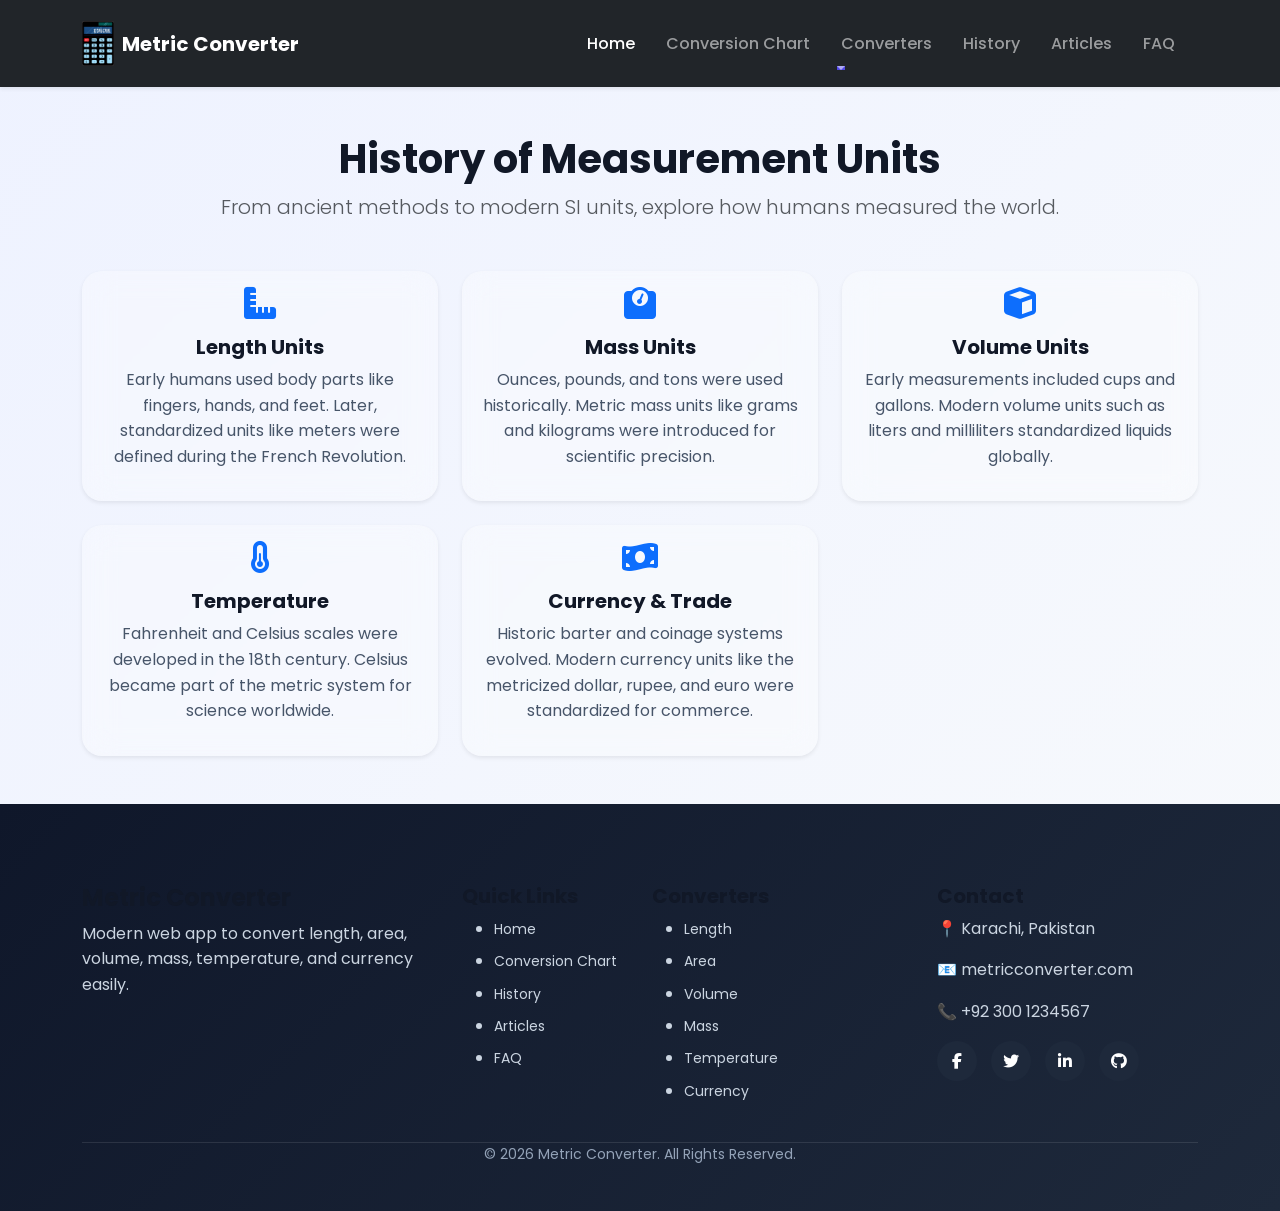
<file: history.html>
<!DOCTYPE html>
<html lang="en">
<head>
<meta charset="UTF-8">
<meta name="viewport" content="width=device-width, initial-scale=1.0">
<title>History of Units</title>
<link rel="icon" type="image/png" href="image/logo.png">
<link rel="stylesheet" href="https://cdn.jsdelivr.net/npm/bootstrap@5.3.2/dist/css/bootstrap.min.css">
<link rel="stylesheet" href="css/style.css">
<link href="https://fonts.googleapis.com/css2?family=Poppins:wght@300;400;500;600;700&display=swap" rel="stylesheet">
<link rel="stylesheet" href="https://cdnjs.cloudflare.com/ajax/libs/font-awesome/6.5.0/css/all.min.css">
</head>
<body>

<!-- Navbar -->
<nav class="navbar navbar-expand-lg navbar-dark bg-dark shadow-sm sticky-top">
  <div class="container">

    <!-- Brand Logo  Name -->
    <a class="navbar-brand d-flex align-items-center fw-bold logo-hover" href="index.html">
      <img src="image/logo.png" alt="Logo" class="me-2" style="height:45px; width:auto;">
      Metric Converter
    </a>

    <!-- Toggler for Mobile -->
    <button class="navbar-toggler" type="button" data-bs-toggle="collapse" data-bs-target="#menu">
      <span class="navbar-toggler-icon"></span>
    </button>

    <!-- Navbar Links -->
    <div class="collapse navbar-collapse" id="menu">
      <ul class="navbar-nav ms-auto align-items-lg-center">

        <li class="nav-item">
          <a class="nav-link active link-hover" href="index.html">Home</a>
        </li>

        <li class="nav-item">
          <a class="nav-link link-hover" href="chart.html">Conversion Chart</a>
        </li>

        <!-- Converters Dropdown -->
        <li class="nav-item dropdown">
          <a class="nav-link dropdown-toggle link-hover" href="#" id="converterDropdown" role="button" data-bs-toggle="dropdown">
            Converters
          </a>
          <ul class="dropdown-menu dropdown-menu-dark dropdown-hover" aria-labelledby="converterDropdown">
            <li><a class="dropdown-item" href="length.html">Length</a></li>
            <li><a class="dropdown-item" href="area.html">Area</a></li>
            <li><a class="dropdown-item" href="volume.html">Volume</a></li>
            <li><a class="dropdown-item" href="mass.html">Mass</a></li>
            <li><a class="dropdown-item" href="temperature.html">Temperature</a></li>
            <li><a class="dropdown-item" href="currency.html">Currency</a></li>
          </ul>
        </li>

        <li class="nav-item"><a class="nav-link link-hover" href="history.html">History</a></li>
        <li class="nav-item"><a class="nav-link link-hover" href="articles.html">Articles</a></li>
        <li class="nav-item"><a class="nav-link link-hover" href="faq.html">FAQ</a></li>

      </ul>
    </div>

  </div>
</nav>
<!-- Page Header -->
<section class="container mt-5 text-center">
  <h1 class="fw-bold">History of Measurement Units</h1>
  <p class="lead text-muted">From ancient methods to modern SI units, explore how humans measured the world.</p>
</section>

<!-- Timeline Section -->
<section class="container mt-5">
  <div class="row g-4">
    <div class="col-md-4">
      <div class="card shadow-sm h-100 text-center p-3">
        <i class="fa-solid fa-ruler-combined fa-2x text-primary"></i>
        <h5 class="mt-3">Length Units</h5>
        <p>Early humans used body parts like fingers, hands, and feet. Later, standardized units like meters were defined during the French Revolution.</p>
      </div>
    </div>
    <div class="col-md-4">
      <div class="card shadow-sm h-100 text-center p-3">
        <i class="fa-solid fa-weight-scale fa-2x text-primary"></i>
        <h5 class="mt-3">Mass Units</h5>
        <p>Ounces, pounds, and tons were used historically. Metric mass units like grams and kilograms were introduced for scientific precision.</p>
      </div>
    </div>
    <div class="col-md-4">
      <div class="card shadow-sm h-100 text-center p-3">
        <i class="fa-solid fa-cube fa-2x text-primary"></i>
        <h5 class="mt-3">Volume Units</h5>
        <p>Early measurements included cups and gallons. Modern volume units such as liters and milliliters standardized liquids globally.</p>
      </div>
    </div>
    <div class="col-md-4 mt-4">
      <div class="card shadow-sm h-100 text-center p-3">
        <i class="fa-solid fa-temperature-half fa-2x text-primary"></i>
        <h5 class="mt-3">Temperature</h5>
        <p>Fahrenheit and Celsius scales were developed in the 18th century. Celsius became part of the metric system for science worldwide.</p>
      </div>
    </div>
    <div class="col-md-4 mt-4">
      <div class="card shadow-sm h-100 text-center p-3">
        <i class="fa-solid fa-money-bill-wave fa-2x text-primary"></i>
        <h5 class="mt-3">Currency & Trade</h5>
        <p>Historic barter and coinage systems evolved. Modern currency units like the metricized dollar, rupee, and euro were standardized for commerce.</p>
      </div>
    </div>
  </div>
</section>

<!-- Footer -->
<footer class="footer mt-5">
<div class="container">
<div class="row">
<div class="col-md-4">
<h4>Metric Converter</h4>
<p>Modern web app to convert length, area, volume, mass, temperature, and currency easily.</p>
</div>
<div class="col-md-2">
<h5>Quick Links</h5>
<ul class="footer-links">
<li><a href="index.html">Home</a></li>
<li><a href="chart.html">Conversion Chart</a></li>
<li><a href="history.html">History</a></li>
<li><a href="articles.html">Articles</a></li>
<li><a href="faq.html">FAQ</a></li>
</ul>
</div>
<div class="col-md-3">
<h5>Converters</h5>
<ul class="footer-links">
<li><a href="length.html">Length</a></li>
<li><a href="area.html">Area</a></li>
<li><a href="volume.html">Volume</a></li>
<li><a href="mass.html">Mass</a></li>
<li><a href="temperature.html">Temperature</a></li>
<li><a href="currency.html">Currency</a></li>
</ul>
</div>
<div class="col-md-3">
<h5>Contact</h5>
<p>📍 Karachi, Pakistan</p>
<p>📧 metricconverter.com</p>
<p>📞 +92 300 1234567</p>
<div class="footer-social">
<a href="#"><i class="fab fa-facebook-f"></i></a>
<a href="#"><i class="fab fa-twitter"></i></a>
<a href="#"><i class="fab fa-linkedin-in"></i></a>
<a href="#"><i class="fab fa-github"></i></a>
</div>
</div>
</div>
<div class="footer-bottom text-center mt-3">
<p>© 2026 Metric Converter. All Rights Reserved.</p>
</div>
</div>
</footer>

<script src="https://code.jquery.com/jquery-3.7.1.min.js"></script>
<script src="https://cdn.jsdelivr.net/npm/bootstrap@5.3.2/dist/js/bootstrap.bundle.min.js"></script>
<script src="javascript/script.js"></script>
</body>
</html>
</file>
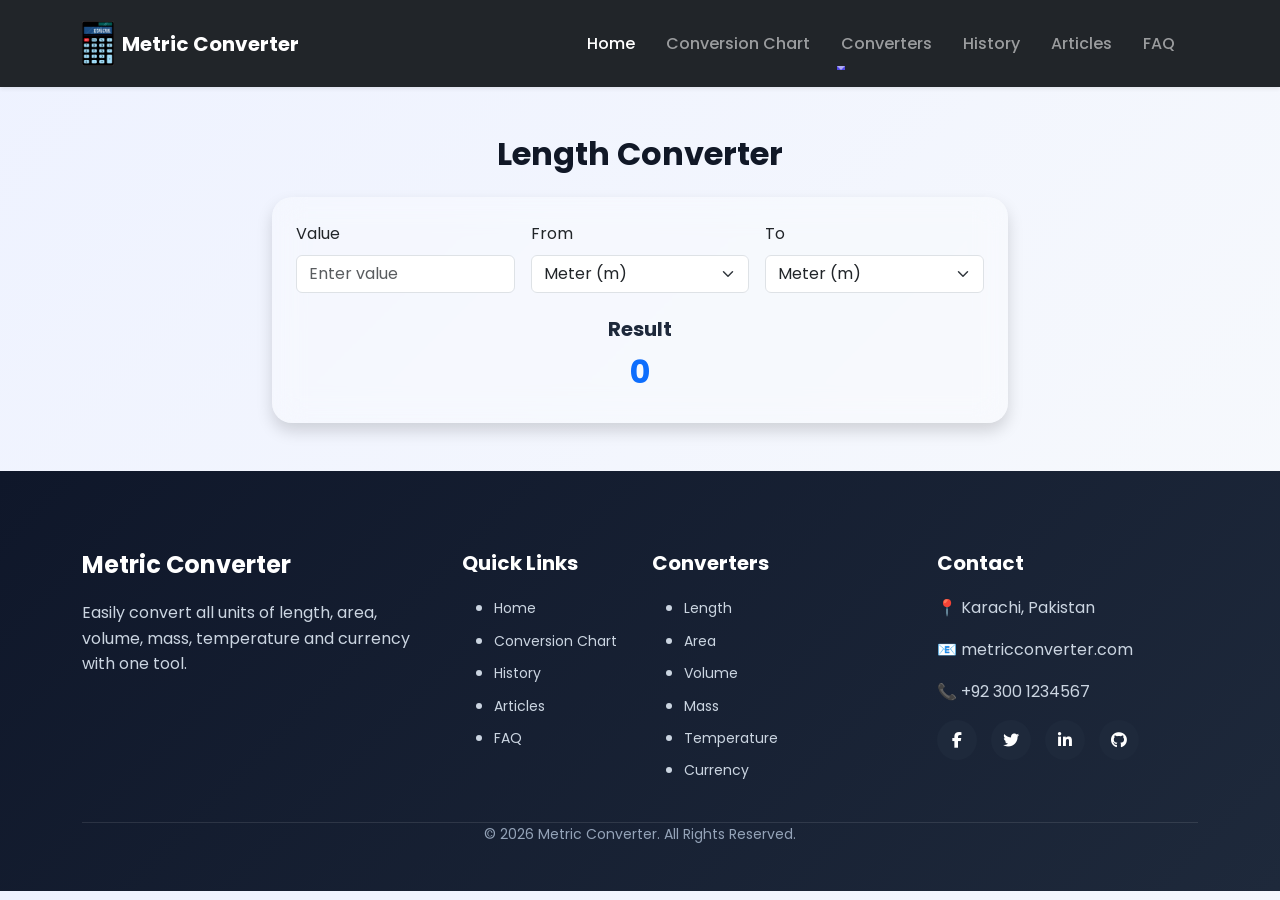
<file: length.html>
<!DOCTYPE html>
<html lang="en">
<head>
<meta charset="UTF-8">
<meta name="viewport" content="width=device-width, initial-scale=1.0">
<title>Length Converter</title>
<link rel="icon" href="image/logo.png" type="image/png">
<link rel="stylesheet" href="https://cdn.jsdelivr.net/npm/bootstrap@5.3.2/dist/css/bootstrap.min.css">
<link rel="stylesheet" href="css/style.css">
<link href="https://fonts.googleapis.com/css2?family=Poppins:wght@300;400;500;600;700&display=swap" rel="stylesheet">
<link rel="stylesheet" href="https://cdnjs.cloudflare.com/ajax/libs/font-awesome/6.5.0/css/all.min.css">
</head>
<body>

<!-- Navbar -->
<nav class="navbar navbar-expand-lg navbar-dark bg-dark shadow-sm sticky-top">
  <div class="container">

    <!-- Brand Logo + Name -->
    <a class="navbar-brand d-flex align-items-center fw-bold logo-hover" href="index.html">
      <img src="image/logo.png" alt="Logo" class="me-2" style="height:45px; width:auto;">
      Metric Converter
    </a>

    <!-- Toggler for Mobile -->
    <button class="navbar-toggler" type="button" data-bs-toggle="collapse" data-bs-target="#menu">
      <span class="navbar-toggler-icon"></span>
    </button>

    <!-- Navbar Links -->
    <div class="collapse navbar-collapse" id="menu">
      <ul class="navbar-nav ms-auto align-items-lg-center">

        <li class="nav-item">
          <a class="nav-link active link-hover" href="index.html">Home</a>
        </li>

        <li class="nav-item">
          <a class="nav-link link-hover" href="chart.html">Conversion Chart</a>
        </li>

        <!-- Converters Dropdown -->
        <li class="nav-item dropdown">
          <a class="nav-link dropdown-toggle link-hover" href="#" id="converterDropdown" role="button" data-bs-toggle="dropdown">
            Converters
          </a>
          <ul class="dropdown-menu dropdown-menu-dark dropdown-hover" aria-labelledby="converterDropdown">
            <li><a class="dropdown-item" href="length.html">Length</a></li>
            <li><a class="dropdown-item" href="area.html">Area</a></li>
            <li><a class="dropdown-item" href="volume.html">Volume</a></li>
            <li><a class="dropdown-item" href="mass.html">Mass</a></li>
            <li><a class="dropdown-item" href="temperature.html">Temperature</a></li>
            <li><a class="dropdown-item" href="currency.html">Currency</a></li>
          </ul>
        </li>

        <li class="nav-item"><a class="nav-link link-hover" href="history.html">History</a></li>
        <li class="nav-item"><a class="nav-link link-hover" href="articles.html">Articles</a></li>
        <li class="nav-item"><a class="nav-link link-hover" href="faq.html">FAQ</a></li>

      </ul>
    </div>

  </div>
</nav>

<!-- Converter Section -->
<div class="container mt-5">
  <h2 class="text-center fw-bold mb-4">Length Converter</h2>

  <div class="row justify-content-center">
    <div class="col-md-8">
      <div class="card p-4 shadow">

        <div class="row g-3">

          <!-- Input -->
          <div class="col-md-4">
            <label class="form-label">Value</label>
            <input type="number" id="lengthValue" class="form-control" placeholder="Enter value">
          </div>

          <!-- From -->
          <div class="col-md-4">
            <label class="form-label">From</label>
            <select id="lengthFrom" class="form-select">
              <option value="mm">Millimeter (mm)</option>
              <option value="cm">Centimeter (cm)</option>
              <option value="m" selected>Meter (m)</option>
              <option value="km">Kilometer (km)</option>
              <option value="inch">Inch (in)</option>
              <option value="foot">Foot (ft)</option>
              <option value="yard">Yard (yd)</option>
              <option value="mile">Mile (mi)</option>
            </select>
          </div>

          <!-- To -->
          <div class="col-md-4">
            <label class="form-label">To</label>
            <select id="lengthTo" class="form-select">
              <option value="mm">Millimeter (mm)</option>
              <option value="cm">Centimeter (cm)</option>
              <option value="m" selected>Meter (m)</option>
              <option value="km">Kilometer (km)</option>
              <option value="inch">Inch (in)</option>
              <option value="foot">Foot (ft)</option>
              <option value="yard">Yard (yd)</option>
              <option value="mile">Mile (mi)</option>
            </select>
          </div>

        </div>
        <!-- Result -->
        <div class="text-center mt-4">
          <h4>Result</h4>
          <h2 id="lengthResult" class="text-primary fw-bold">0</h2>
        </div>

      </div>
    </div>
  </div>
</div>

<!-- Footer -->
<footer class="footer mt-5">
<div class="container">
<div class="row">
<div class="col-md-4">
<h4 class="footer-title">Metric Converter</h4>
<p class="footer-text">Easily convert all units of length, area, volume, mass, temperature and currency with one tool.</p>
</div>
<div class="col-md-2">
<h5 class="footer-title">Quick Links</h5>
<ul class="footer-links">
<li><a href="index.html">Home</a></li>
<li><a href="chart.html">Conversion Chart</a></li>
<li><a href="history.html">History</a></li>
<li><a href="articles.html">Articles</a></li>
<li><a href="faq.html">FAQ</a></li>
</ul>
</div>
<div class="col-md-3">
<h5 class="footer-title">Converters</h5>
<ul class="footer-links">
<li><a href="length.html">Length</a></li>
<li><a href="area.html">Area</a></li>
<li><a href="volume.html">Volume</a></li>
<li><a href="mass.html">Mass</a></li>
<li><a href="temperature.html">Temperature</a></li>
<li><a href="currency.html">Currency</a></li>
</ul>
</div>
<div class="col-md-3">
<h5 class="footer-title">Contact</h5>
<p>📍 Karachi, Pakistan</p>
<p>📧 metricconverter.com</p>
<p>📞 +92 300 1234567</p>
<div class="footer-social">
<a href="#"><i class="fab fa-facebook-f"></i></a>
<a href="#"><i class="fab fa-twitter"></i></a>
<a href="#"><i class="fab fa-linkedin-in"></i></a>
<a href="#"><i class="fab fa-github"></i></a>
</div>
</div>
</div>
<div class="footer-bottom text-center mt-3">
<p>© 2026 Metric Converter. All Rights Reserved.</p>
</div>
</div>
</footer>

<script src="https://code.jquery.com/jquery-3.7.1.min.js"></script>
<script src="https://cdn.jsdelivr.net/npm/bootstrap@5.3.2/dist/js/bootstrap.bundle.min.js"></script>
<script src="javascript/script.js"></script>

</body>
</html>
</file>
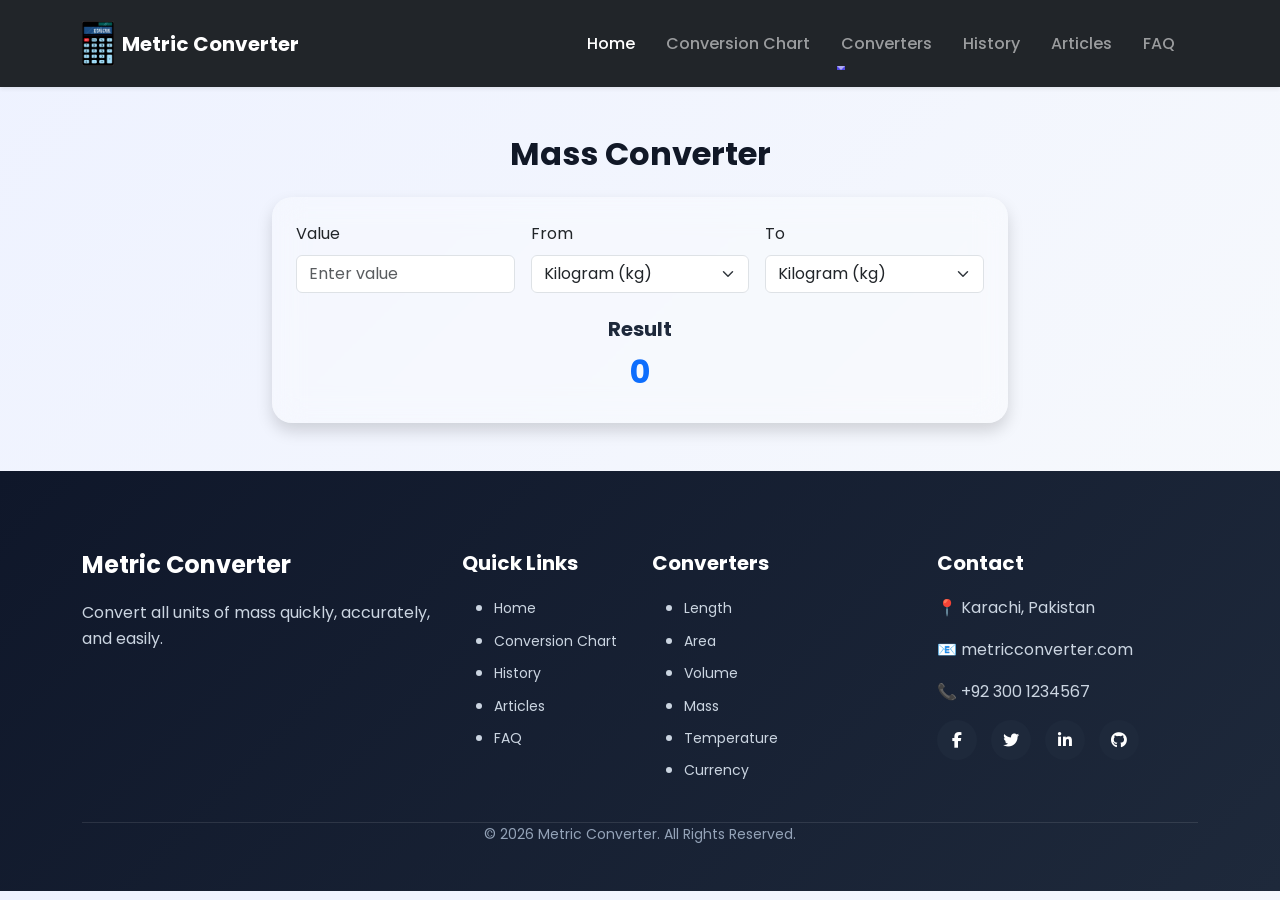
<file: mass.html>
<!DOCTYPE html>
<html lang="en">
<head>
<meta charset="UTF-8">
<meta name="viewport" content="width=device-width, initial-scale=1.0">
<title>Mass Converter</title>
<link rel="icon" href="image/logo.png" type="image/png">
<link rel="stylesheet" href="https://cdn.jsdelivr.net/npm/bootstrap@5.3.2/dist/css/bootstrap.min.css">
<link rel="stylesheet" href="css/style.css">
<link href="https://fonts.googleapis.com/css2?family=Poppins:wght@300;400;500;600;700&display=swap" rel="stylesheet">
<link rel="stylesheet" href="https://cdnjs.cloudflare.com/ajax/libs/font-awesome/6.5.0/css/all.min.css">
</head>
<body>

<!-- Navbar -->
<nav class="navbar navbar-expand-lg navbar-dark bg-dark shadow-sm sticky-top">
  <div class="container">

    <!-- Brand Logo + Name -->
    <a class="navbar-brand d-flex align-items-center fw-bold logo-hover" href="index.html">
      <img src="image/logo.png" alt="Logo" class="me-2" style="height:45px; width:auto;">
      Metric Converter
    </a>

    <!-- Toggler for Mobile -->
    <button class="navbar-toggler" type="button" data-bs-toggle="collapse" data-bs-target="#menu">
      <span class="navbar-toggler-icon"></span>
    </button>

    <!-- Navbar Links -->
    <div class="collapse navbar-collapse" id="menu">
      <ul class="navbar-nav ms-auto align-items-lg-center">

        <li class="nav-item">
          <a class="nav-link active link-hover" href="index.html">Home</a>
        </li>

        <li class="nav-item">
          <a class="nav-link link-hover" href="chart.html">Conversion Chart</a>
        </li>

        <!-- Converters Dropdown -->
        <li class="nav-item dropdown">
          <a class="nav-link dropdown-toggle link-hover" href="#" id="converterDropdown" role="button" data-bs-toggle="dropdown">
            Converters
          </a>
          <ul class="dropdown-menu dropdown-menu-dark dropdown-hover" aria-labelledby="converterDropdown">
            <li><a class="dropdown-item" href="length.html">Length</a></li>
            <li><a class="dropdown-item" href="area.html">Area</a></li>
            <li><a class="dropdown-item" href="volume.html">Volume</a></li>
            <li><a class="dropdown-item" href="mass.html">Mass</a></li>
            <li><a class="dropdown-item" href="temperature.html">Temperature</a></li>
            <li><a class="dropdown-item" href="currency.html">Currency</a></li>
          </ul>
        </li>

        <li class="nav-item"><a class="nav-link link-hover" href="history.html">History</a></li>
        <li class="nav-item"><a class="nav-link link-hover" href="articles.html">Articles</a></li>
        <li class="nav-item"><a class="nav-link link-hover" href="faq.html">FAQ</a></li>

      </ul>
    </div>

  </div>
</nav>

<!-- Mass Converter Section -->
<div class="container mt-5">
  <h2 class="text-center fw-bold mb-4">Mass Converter</h2>

  <div class="row justify-content-center">
    <div class="col-md-8">
      <div class="card p-4 shadow">

        <div class="row g-3">

          <!-- Input -->
          <div class="col-md-4">
            <label class="form-label">Value</label>
            <input type="number" id="massValue" class="form-control" placeholder="Enter value">
          </div>

          <!-- From -->
          <div class="col-md-4">
            <label class="form-label">From</label>
            <select id="massFrom" class="form-select">
              <option value="mg">Milligram (mg)</option>
              <option value="g">Gram (g)</option>
              <option value="kg" selected>Kilogram (kg)</option>
              <option value="ton">Metric Ton (t)</option>
              <option value="oz">Ounce (oz)</option>
              <option value="lb">Pound (lb)</option>
            </select>
          </div>

          <!-- To -->
          <div class="col-md-4">
            <label class="form-label">To</label>
            <select id="massTo" class="form-select">
              <option value="mg">Milligram (mg)</option>
              <option value="g">Gram (g)</option>
              <option value="kg" selected>Kilogram (kg)</option>
              <option value="ton">Metric Ton (t)</option>
              <option value="oz">Ounce (oz)</option>
              <option value="lb">Pound (lb)</option>
            </select>
          </div>

        </div>
        <!-- Result -->
        <div class="text-center mt-4">
          <h4>Result</h4>
          <h2 id="massResult" class="text-primary fw-bold">0</h2>
        </div>

      </div>
    </div>
  </div>
</div>

<!-- Footer -->
<footer class="footer mt-5">
<div class="container">
<div class="row">
<div class="col-md-4">
<h4 class="footer-title">Metric Converter</h4>
<p class="footer-text">Convert all units of mass quickly, accurately, and easily.</p>
</div>
<div class="col-md-2">
<h5 class="footer-title">Quick Links</h5>
<ul class="footer-links">
<li><a href="index.html">Home</a></li>
<li><a href="chart.html">Conversion Chart</a></li>
<li><a href="history.html">History</a></li>
<li><a href="articles.html">Articles</a></li>
<li><a href="faq.html">FAQ</a></li>
</ul>
</div>
<div class="col-md-3">
<h5 class="footer-title">Converters</h5>
<ul class="footer-links">
<li><a href="length.html">Length</a></li>
<li><a href="area.html">Area</a></li>
<li><a href="volume.html">Volume</a></li>
<li><a href="mass.html">Mass</a></li>
<li><a href="temperature.html">Temperature</a></li>
<li><a href="currency.html">Currency</a></li>
</ul>
</div>
<div class="col-md-3">
<h5 class="footer-title">Contact</h5>
<p>📍 Karachi, Pakistan</p>
<p>📧 metricconverter.com</p>
<p>📞 +92 300 1234567</p>
<div class="footer-social">
<a href="#"><i class="fab fa-facebook-f"></i></a>
<a href="#"><i class="fab fa-twitter"></i></a>
<a href="#"><i class="fab fa-linkedin-in"></i></a>
<a href="#"><i class="fab fa-github"></i></a>
</div>
</div>
</div>
<div class="footer-bottom text-center mt-3">
<p>© 2026 Metric Converter. All Rights Reserved.</p>
</div>
</div>
</footer>

<script src="https://code.jquery.com/jquery-3.7.1.min.js"></script>
<script src="https://cdn.jsdelivr.net/npm/bootstrap@5.3.2/dist/js/bootstrap.bundle.min.js"></script>
<script src="javascript/script.js"></script>


</body>
</html>
</file>
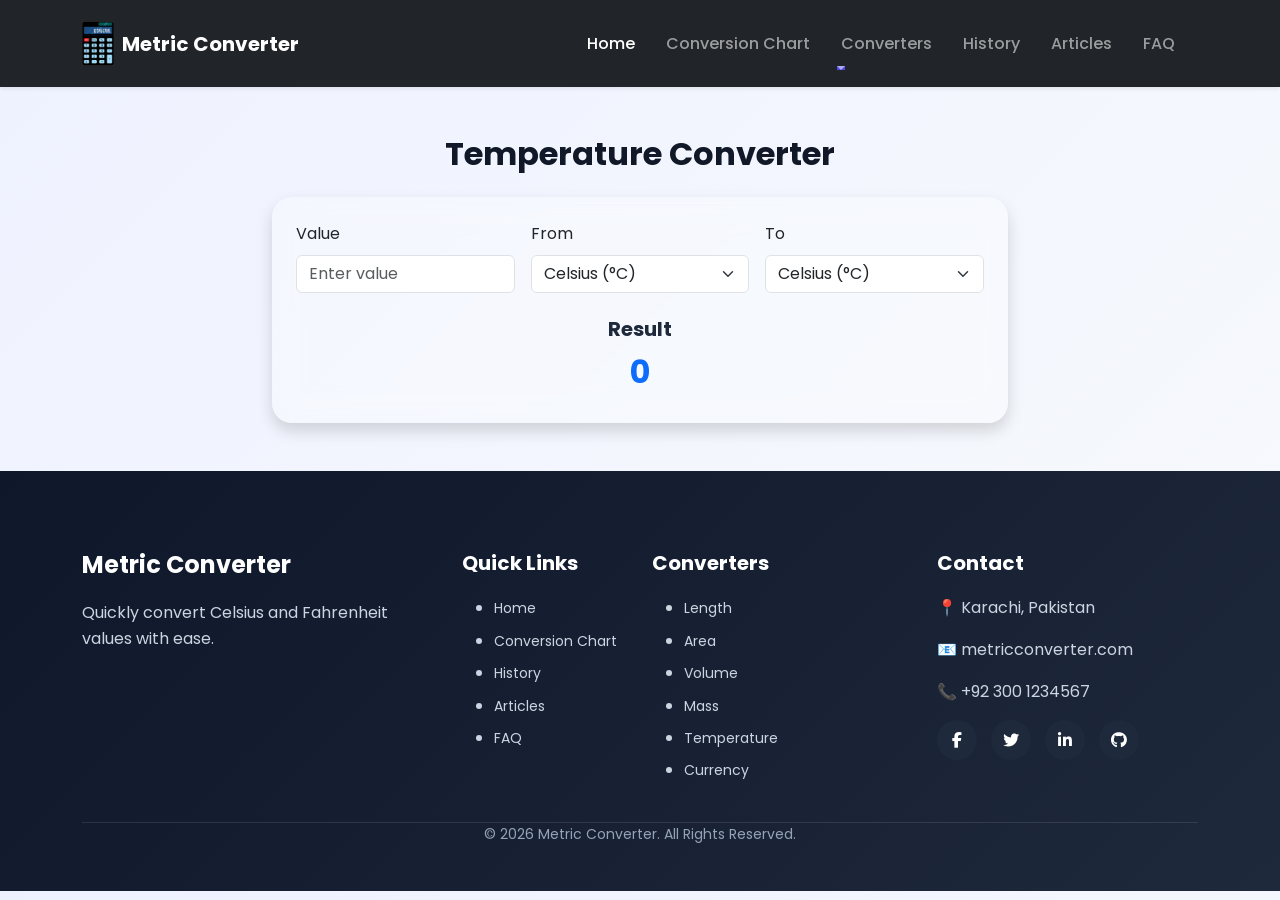
<file: temperature.html>
<!DOCTYPE html>
<html lang="en">
<head>
<meta charset="UTF-8">
<meta name="viewport" content="width=device-width, initial-scale=1.0">
<title>Temperature Converter</title>
<link rel="icon" href="image/logo.png" type="image/png">
<link rel="stylesheet" href="https://cdn.jsdelivr.net/npm/bootstrap@5.3.2/dist/css/bootstrap.min.css">
<link rel="stylesheet" href="css/style.css">
<link href="https://fonts.googleapis.com/css2?family=Poppins:wght@300;400;500;600;700&display=swap" rel="stylesheet">
<link rel="stylesheet" href="https://cdnjs.cloudflare.com/ajax/libs/font-awesome/6.5.0/css/all.min.css">
</head>
<body>

<!-- Navbar -->
<nav class="navbar navbar-expand-lg navbar-dark bg-dark shadow-sm sticky-top">
  <div class="container">

    <!-- Brand Logo + Name -->
    <a class="navbar-brand d-flex align-items-center fw-bold logo-hover" href="index.html">
      <img src="image/logo.png" alt="Logo" class="me-2" style="height:45px; width:auto;">
      Metric Converter
    </a>

    <!-- Toggler for Mobile -->
    <button class="navbar-toggler" type="button" data-bs-toggle="collapse" data-bs-target="#menu">
      <span class="navbar-toggler-icon"></span>
    </button>

    <!-- Navbar Links -->
    <div class="collapse navbar-collapse" id="menu">
      <ul class="navbar-nav ms-auto align-items-lg-center">

        <li class="nav-item">
          <a class="nav-link active link-hover" href="index.html">Home</a>
        </li>

        <li class="nav-item">
          <a class="nav-link link-hover" href="chart.html">Conversion Chart</a>
        </li>

        <!-- Converters Dropdown -->
        <li class="nav-item dropdown">
          <a class="nav-link dropdown-toggle link-hover" href="#" id="converterDropdown" role="button" data-bs-toggle="dropdown">
            Converters
          </a>
          <ul class="dropdown-menu dropdown-menu-dark dropdown-hover" aria-labelledby="converterDropdown">
            <li><a class="dropdown-item" href="length.html">Length</a></li>
            <li><a class="dropdown-item" href="area.html">Area</a></li>
            <li><a class="dropdown-item" href="volume.html">Volume</a></li>
            <li><a class="dropdown-item" href="mass.html">Mass</a></li>
            <li><a class="dropdown-item" href="temperature.html">Temperature</a></li>
            <li><a class="dropdown-item" href="currency.html">Currency</a></li>
          </ul>
        </li>

        <li class="nav-item"><a class="nav-link link-hover" href="history.html">History</a></li>
        <li class="nav-item"><a class="nav-link link-hover" href="articles.html">Articles</a></li>
        <li class="nav-item"><a class="nav-link link-hover" href="faq.html">FAQ</a></li>

      </ul>
    </div>

  </div>
</nav>

<!-- Temperature Converter -->
<div class="container mt-5">
  <h2 class="text-center fw-bold mb-4">Temperature Converter</h2>

  <div class="row justify-content-center">
    <div class="col-md-8">
      <div class="card p-4 shadow">

        <div class="row g-3">

          <!-- Input -->
          <div class="col-md-4">
            <label class="form-label">Value</label>
            <input type="number" id="tempValue" class="form-control" placeholder="Enter value">
          </div>

          <!-- From -->
          <div class="col-md-4">
            <label class="form-label">From</label>
            <select id="tempFrom" class="form-select">
              <option value="celsius">Celsius (°C)</option>
              <option value="fahrenheit">Fahrenheit (°F)</option>
              <option value="kelvin">Kelvin (K)</option>
            </select>
          </div>

          <!-- To -->
          <div class="col-md-4">
            <label class="form-label">To</label>
            <select id="tempTo" class="form-select">
              <option value="celsius">Celsius (°C)</option>
              <option value="fahrenheit">Fahrenheit (°F)</option>
              <option value="kelvin">Kelvin (K)</option>
            </select>
          </div>

        </div>

        <!-- Result -->
        <div class="text-center mt-4">
          <h4>Result</h4>
          <h2 id="tempResult" class="text-primary fw-bold">0</h2>
        </div>

      </div>
    </div>
  </div>
</div>

<!-- Footer -->
<footer class="footer mt-5">
<div class="container">
<div class="row">
<div class="col-md-4">
<h4 class="footer-title">Metric Converter</h4>
<p class="footer-text">Quickly convert Celsius and Fahrenheit values with ease.</p>
</div>
<div class="col-md-2">
<h5 class="footer-title">Quick Links</h5>
<ul class="footer-links">
<li><a href="index.html">Home</a></li>
<li><a href="chart.html">Conversion Chart</a></li>
<li><a href="history.html">History</a></li>
<li><a href="articles.html">Articles</a></li>
<li><a href="faq.html">FAQ</a></li>
</ul>
</div>
<div class="col-md-3">
<h5 class="footer-title">Converters</h5>
<ul class="footer-links">
<li><a href="length.html">Length</a></li>
<li><a href="area.html">Area</a></li>
<li><a href="volume.html">Volume</a></li>
<li><a href="mass.html">Mass</a></li>
<li><a href="temperature.html">Temperature</a></li>
<li><a href="currency.html">Currency</a></li>
</ul>
</div>
<div class="col-md-3">
<h5 class="footer-title">Contact</h5>
<p>📍 Karachi, Pakistan</p>
<p>📧 metricconverter.com</p>
<p>📞 +92 300 1234567</p>
<div class="footer-social">
<a href="#"><i class="fab fa-facebook-f"></i></a>
<a href="#"><i class="fab fa-twitter"></i></a>
<a href="#"><i class="fab fa-linkedin-in"></i></a>
<a href="#"><i class="fab fa-github"></i></a>
</div>
</div>
</div>
<div class="footer-bottom text-center mt-3">
<p>© 2026 Metric Converter. All Rights Reserved.</p>
</div>
</div>
</footer>

<script src="https://code.jquery.com/jquery-3.7.1.min.js"></script>
<script src="https://cdn.jsdelivr.net/npm/bootstrap@5.3.2/dist/js/bootstrap.bundle.min.js"></script>
<script src="javascript/script.js"></script>


</body>
</html>
</file>
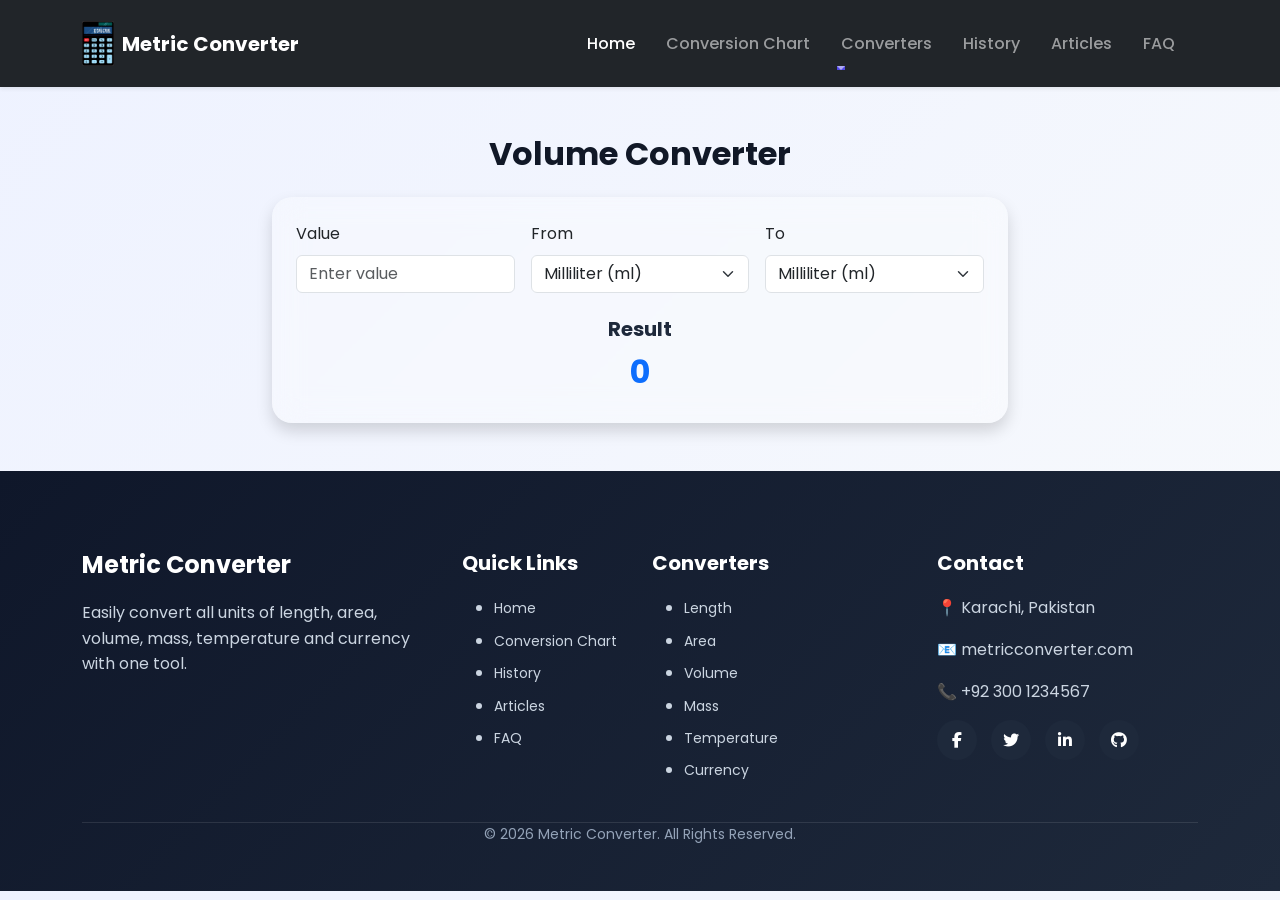
<file: volume.html>
<!DOCTYPE html>
<html lang="en">
<head>
<meta charset="UTF-8">
<meta name="viewport" content="width=device-width, initial-scale=1.0">
<title>Volume Converter</title>
<link rel="icon" href="image/logo.png" type="image/png">
<link rel="stylesheet" href="https://cdn.jsdelivr.net/npm/bootstrap@5.3.2/dist/css/bootstrap.min.css">
<link rel="stylesheet" href="css/style.css">
<link href="https://fonts.googleapis.com/css2?family=Poppins:wght@300;400;500;600;700&display=swap" rel="stylesheet">
<link rel="stylesheet" href="https://cdnjs.cloudflare.com/ajax/libs/font-awesome/6.5.0/css/all.min.css">
</head>
<body>

<!-- Navbar -->
<nav class="navbar navbar-expand-lg navbar-dark bg-dark shadow-sm sticky-top">
  <div class="container">

    <!-- Brand Logo + Name -->
    <a class="navbar-brand d-flex align-items-center fw-bold logo-hover" href="index.html">
      <img src="image/logo.png" alt="Logo" class="me-2" style="height:45px; width:auto;">
      Metric Converter
    </a>

    <!-- Toggler for Mobile -->
    <button class="navbar-toggler" type="button" data-bs-toggle="collapse" data-bs-target="#menu">
      <span class="navbar-toggler-icon"></span>
    </button>

    <!-- Navbar Links -->
    <div class="collapse navbar-collapse" id="menu">
      <ul class="navbar-nav ms-auto align-items-lg-center">

        <li class="nav-item">
          <a class="nav-link active link-hover" href="index.html">Home</a>
        </li>

        <li class="nav-item">
          <a class="nav-link link-hover" href="chart.html">Conversion Chart</a>
        </li>

        <!-- Converters Dropdown -->
        <li class="nav-item dropdown">
          <a class="nav-link dropdown-toggle link-hover" href="#" id="converterDropdown" role="button" data-bs-toggle="dropdown">
            Converters
          </a>
          <ul class="dropdown-menu dropdown-menu-dark dropdown-hover" aria-labelledby="converterDropdown">
            <li><a class="dropdown-item" href="length.html">Length</a></li>
            <li><a class="dropdown-item" href="area.html">Area</a></li>
            <li><a class="dropdown-item" href="volume.html">Volume</a></li>
            <li><a class="dropdown-item" href="mass.html">Mass</a></li>
            <li><a class="dropdown-item" href="temperature.html">Temperature</a></li>
            <li><a class="dropdown-item" href="currency.html">Currency</a></li>
          </ul>
        </li>

        <li class="nav-item"><a class="nav-link link-hover" href="history.html">History</a></li>
        <li class="nav-item"><a class="nav-link link-hover" href="articles.html">Articles</a></li>
        <li class="nav-item"><a class="nav-link link-hover" href="faq.html">FAQ</a></li>

      </ul>
    </div>

  </div>
</nav>

<!-- Volume Converter Section -->
<div class="container mt-5">
  <h2 class="text-center fw-bold mb-4">Volume Converter</h2>

  <div class="row justify-content-center">
    <div class="col-md-8">
      <div class="card p-4 shadow">

        <div class="row g-3">

          <!-- Input -->
          <div class="col-md-4">
            <label class="form-label">Value</label>
            <input type="number" id="volumeValue" class="form-control" placeholder="Enter value">
          </div>

          <!-- From -->
          <div class="col-md-4">
            <label class="form-label">From</label>
            <select id="volumeFrom" class="form-select">
              <option value="ml">Milliliter (ml)</option>
              <option value="liters">Liters (L)</option>
              <option value="cu_m">Cubic Meter (m³)</option>
              <option value="gallons">Gallon</option>
              <option value="cu_ft">Cubic Foot</option>
            </select>
          </div>

          <!-- To -->
          <div class="col-md-4">
            <label class="form-label">To</label>
            <select id="volumeTo" class="form-select">
              <option value="ml">Milliliter (ml)</option>
              <option value="liters">Liters (L)</option>
              <option value="cu_m">Cubic Meter (m³)</option>
              <option value="gallons">Gallon</option>
              <option value="cu_ft">Cubic Foot</option>
            </select>
          </div>

        </div>

        <!-- Result -->
        <div class="text-center mt-4">
          <h4>Result</h4>
          <h2 id="volumeResult" class="text-primary fw-bold">0</h2>
        </div>

      </div>
    </div>
  </div>
</div>

<!-- Footer -->
<footer class="footer mt-5">
<div class="container">
<div class="row">
<div class="col-md-4">
<h4 class="footer-title">Metric Converter</h4>
<p class="footer-text">Easily convert all units of length, area, volume, mass, temperature and currency with one tool.</p>
</div>
<div class="col-md-2">
<h5 class="footer-title">Quick Links</h5>
<ul class="footer-links">
<li><a href="index.html">Home</a></li>
<li><a href="chart.html">Conversion Chart</a></li>
<li><a href="history.html">History</a></li>
<li><a href="articles.html">Articles</a></li>
<li><a href="faq.html">FAQ</a></li>
</ul>
</div>
<div class="col-md-3">
<h5 class="footer-title">Converters</h5>
<ul class="footer-links">
<li><a href="length.html">Length</a></li>
<li><a href="area.html">Area</a></li>
<li><a href="volume.html">Volume</a></li>
<li><a href="mass.html">Mass</a></li>
<li><a href="temperature.html">Temperature</a></li>
<li><a href="currency.html">Currency</a></li>
</ul>
</div>
<div class="col-md-3">
<h5 class="footer-title">Contact</h5>
<p>📍 Karachi, Pakistan</p>
<p>📧 metricconverter.com</p>
<p>📞 +92 300 1234567</p>
<div class="footer-social">
<a href="#"><i class="fab fa-facebook-f"></i></a>
<a href="#"><i class="fab fa-twitter"></i></a>
<a href="#"><i class="fab fa-linkedin-in"></i></a>
<a href="#"><i class="fab fa-github"></i></a>
</div>
</div>
</div>
<div class="footer-bottom text-center mt-3">
<p>© 2026 Metric Converter. All Rights Reserved.</p>
</div>
</div>
</footer>

<script src="https://code.jquery.com/jquery-3.7.1.min.js"></script>
<script src="https://cdn.jsdelivr.net/npm/bootstrap@5.3.2/dist/js/bootstrap.bundle.min.js"></script>
<script src="javascript/script.js"></script>

</body>
</html>
</file>
<file: css/style.css>
/* GLOBAL SETTINGS */
body {
    font-family: 'Poppins', sans-serif;
    background: linear-gradient(135deg, #eef2ff, #f8fafc);
    color: #1f2937;
    scroll-behavior: smooth;
    line-height: 1.6;
    overflow-x: hidden;
}

a {
    text-decoration: none;
}

h1, h2, h3, h4, h5, h6 {
    font-weight: 700;
    color: #111827;
}

/* NAVBAR */
.navbar {
    padding: 1rem 2rem;
    background: rgba(15, 23, 42, 0.95);
    backdrop-filter: blur(12px);
    box-shadow: 0 5px 25px rgba(0, 0, 0, 0.2);
    transition: all 0.3s ease;
}

.navbar-brand img {
    height: 45px;
    transition: transform 0.3s ease;
}

.navbar-brand:hover img {
    transform: scale(1.1);
}

.navbar-nav .nav-link {
    font-weight: 500;
    margin-right: 15px;
    position: relative;
    transition: all 0.3s ease;
}

.navbar-nav .nav-link::after {
    content: "";
    position: absolute;
    width: 0%;
    height: 3px;
    left: 0;
    bottom: -6px;
    background: #4f46e5;
    transition: width 0.3s ease;
}

.navbar-nav .nav-link:hover {
    color: #4f46e5 !important;
}

.navbar-nav .nav-link:hover::after {
    width: 100%;
}

/* =====================================
   DROPDOWN MENU - PREMIUM VERSION
===================================== */
.nav-item.dropdown {
  position: relative;
  transition: transform 0.3s ease;
}

.nav-item.dropdown:hover {
  transform: scale(1.02);
}

.nav-item.dropdown:hover .dropdown-menu {
  display: block;
  opacity: 1;
  transform: translateY(0);
  transition: all 0.4s cubic-bezier(0.25, 1, 0.5, 1);
}

.dropdown-menu {
  background: linear-gradient(145deg, #1a1f2b, #161b22);
  border: none;
  border-radius: 0.8rem;
  padding: 0.5rem 0;
  min-width: 220px;
  box-shadow: 0 12px 25px rgba(0, 0, 0, 0.45);
  transition: all 0.4s ease;
  opacity: 0;
  transform: translateY(15px) scale(0.95);
  pointer-events: none;
}

.nav-item.dropdown:hover .dropdown-menu {
  pointer-events: auto;
}

.dropdown-item {
  color: #cdd9e5;
  font-weight: 500;
  padding: 0.65rem 1.5rem;
  border-radius: 0.5rem;
  transition: all 0.3s ease, box-shadow 0.3s ease;
}

.dropdown-item:hover {
  background: linear-gradient(90deg, #4f46e5 );
  color: #fff;
  transform: translateX(7px);
  box-shadow: 0 6px 15px rgba(13, 110, 253, 0.5);
}

.dropdown-item:active {
  transform: translateX(3px);
  box-shadow: 0 3px 8px rgba(13, 110, 253, 0.4);
}

/* Optional: small icon fade-in effect */
.dropdown-item i {
  margin-right: 8px;
  opacity: 0.7;
  transition: all 0.3s ease;
}

.dropdown-item:hover i {
  opacity: 1;
  transform: scale(1.1);
}

/* =====================================
   RESPONSIVE ADJUSTMENTS
===================================== */
@media (max-width: 991px) {
  .dropdown-menu {
    position: static;
    transform: translateY(0) scale(1);
    opacity: 1;
    box-shadow: none;
  }

  .dropdown-item:hover {
    transform: translateX(0);
    box-shadow: none;
  }
}

/* HERO SECTION */
.carousel-item {
    position: relative;
}

.carousel-item::before {
    content: "";
    position: absolute;
    top:0;
    left:0;
    width:100%;
    height:100%;
    background: rgba(0,0,0,0.4);
}

.carousel-caption {
    background: rgba(255, 255, 255, 0.15);
    backdrop-filter: blur(15px);
    padding: 30px 40px;
    border-radius: 20px;
    box-shadow: 0 15px 30px rgba(0,0,0,0.25);
    transition: all 0.3s ease;
}

.carousel-caption h1 {
    font-size: 48px;
    letter-spacing: 1px;
    line-height: 1.2;
}

.carousel-caption p {
    font-size: 18px;
    margin-top: 10px;
}

.carousel-caption a.btn {
    border-radius: 50px;
    padding: 12px 28px;
    font-weight: 600;
    background: linear-gradient(45deg, #4f46e5, #6366f1);
    box-shadow: 0 8px 25px rgba(0,0,0,0.35);
    transition: all 0.3s ease;
}

.carousel-caption a.btn:hover {
    transform: translateY(-3px) scale(1.05);
}

/* CARDS / CONVERTERS */
.card {
    background: rgba(255, 255, 255, 0.3);
    backdrop-filter: blur(15px);
    border-radius: 20px;
    border: none;
    padding: 20px;
    transition: all 0.4s ease;
    box-shadow: 0 10px 30px rgba(0,0,0,0.15);
}

.card:hover {
    transform: translateY(-12px);
    box-shadow: 0 20px 40px rgba(0,0,0,0.25);
}

.card h4 {
    font-size: 20px;
    color: #1e293b;
    margin-bottom: 12px;
}

.card p {
    color: #475569;
}

/* BUTTONS */
.btn-primary {
    border-radius: 50px;
    font-weight: 600;
    padding: 12px 28px;
    background: linear-gradient(45deg, #4f46e5, #6366f1);
    box-shadow: 0 10px 25px rgba(0,0,0,0.3);
    transition: all 0.3s ease;
}

.btn-primary:hover {
    transform: translateY(-3px) scale(1.05);
    box-shadow: 0 15px 35px rgba(0,0,0,0.35);
}

/* FOOTER */
.footer {
    background: linear-gradient(135deg, #0f172a, #1e293b);
    color: #cbd5e1;
    padding: 80px 0 30px;
}

.footer-title {
    color: #fff;
    font-weight: 700;
    margin-bottom: 20px;
}

.footer-links a {
    color: #cbd5e1;
    font-size: 14px;
    display: inline-block;
    margin-bottom: 8px;
    transition: all 0.3s ease;
}

.footer-links a:hover {
    color: #60a5fa;
    padding-left: 8px;
}

.footer-social a {
    display: inline-flex;
    align-items: center;
    justify-content: center;
    width: 40px;
    height: 40px;
    background: #1e293b;
    border-radius: 50%;
    margin-right: 10px;
    color: #fff;
    transition: all 0.3s ease;
}

.footer-social a:hover {
    background: #3b82f6;
    transform: translateY(-4px) scale(1.1);
}

.footer-bottom {
    border-top: 1px solid rgba(255,255,255,0.1);
    text-align: center;
    font-size: 14px;
    margin-top: 40px;
    color: #94a3b8;
}

/* COUNTERS */
.counter {
    font-size: 38px;
    font-weight: 700;
    color: #4f46e5;
    transition: all 0.3s ease;
}

/* SCROLL TO TOP BUTTON */
#topBtn {
    position: fixed;
    bottom: 25px;
    right: 25px;
    width: 55px;
    height: 55px;
    background: #4f46e5;
    color: #fff;
    border: none;
    border-radius: 50%;
    font-size: 24px;
    cursor: pointer;
    box-shadow: 0 10px 25px rgba(0,0,0,0.3);
    display: none;
    transition: all 0.3s ease;
    z-index: 999;
}

#topBtn:hover {
    transform: translateY(-4px) scale(1.1);
    background: #6366f1;
}

/* LOADER */
.loader {
    position: fixed;
    top:0;
    left:0;
    width:100%;
    height:100%;
    background: rgba(255,255,255,0.95);
    display: flex;
    justify-content: center;
    align-items: center;
    z-index: 9999;
    transition: all 0.3s ease;
}

.spinner {
    width: 60px;
    height: 60px;
    border: 6px solid #6366f1;
    border-top: 6px solid transparent;
    border-radius: 50%;
    animation: spin 1s linear infinite;
}

@keyframes spin {
    0% { transform: rotate(0deg);}
    100% { transform: rotate(360deg);}
}

/* RESPONSIVE */
@media(max-width: 768px){
    .carousel-caption h1 { font-size: 28px; }
    .carousel-caption p { font-size: 16px; }
    .card { margin-bottom: 20px; }
}
</file>
